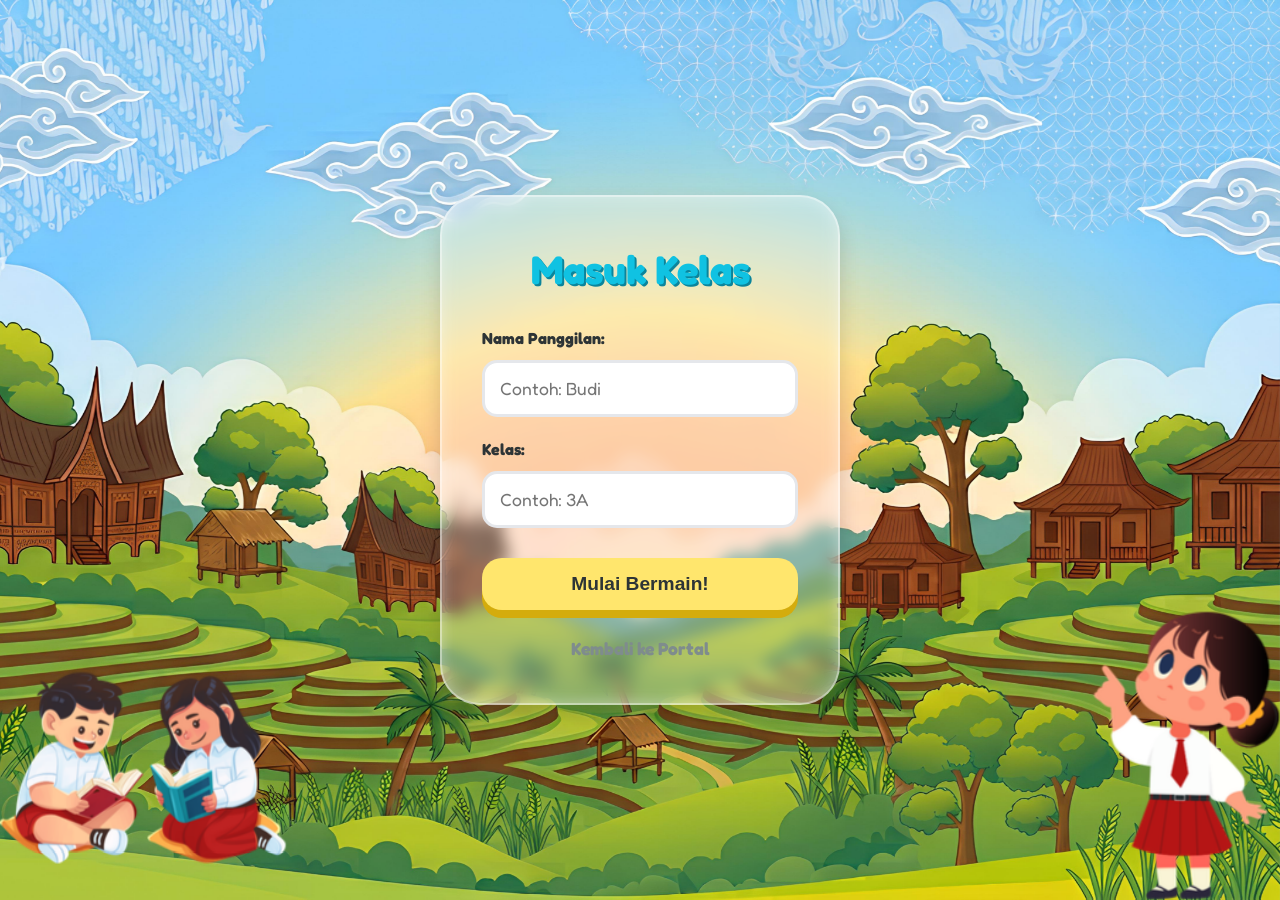
<file: student/index.html>
<!DOCTYPE html>
<html lang="id">
<head>
    <script>
if (!sessionStorage.getItem('siswaAuth')) window.location.replace('../login-siswa.html');
</script>

    <meta charset="UTF-8">
    <meta name="viewport" content="width=device-width, initial-scale=1.0">
    <title>Saku Pintar | Dashboard Siswa</title>
    <link rel="icon" href="favicon.jpeg" type="image/jpeg">
    <link rel="apple-touch-icon" href="favicon.jpeg">
    
    <link rel="stylesheet" href="../shared/css/global.css">
    
    <link rel="stylesheet" href="css/student-style.css">
    
    <link rel="stylesheet" href="../shared/css/chatbot.css">
    <style>
        .section-selector {
            display: flex;
            justify-content: center;
            gap: 20px;
            margin: 20px auto 40px auto;
            max-width: 650px;
            width: 100%;
        }

        .section-btn {
            flex: 1;
            background: rgba(255, 255, 255, 0.45);
            backdrop-filter: blur(8px);
            -webkit-backdrop-filter: blur(8px);
            border: 3px solid rgba(255, 255, 255, 0.7);
            border-radius: 24px;
            padding: 20px 15px;
            font-size: 1.3rem;
            font-weight: 800;
            color: #2C3E50;
            cursor: pointer;
            display: flex;
            flex-direction: column;
            align-items: center;
            justify-content: center;
            gap: 10px;
            transition: all 0.25s cubic-bezier(0.175, 0.885, 0.32, 1.275);
            box-shadow: 0 8px 0 rgba(0, 0, 0, 0.12), 0 10px 20px rgba(0, 0, 0, 0.1);
            font-family: 'Fredoka', 'Segoe UI', sans-serif;
            text-shadow: 1px 1px 2px rgba(255,255,255,0.8);
        }

        .section-btn .btn-icon {
            font-size: 3rem;
            filter: drop-shadow(0 4px 6px rgba(0,0,0,0.15));
            transition: transform 0.2s;
        }

        .section-btn:hover {
            transform: translateY(-5px);
            background: rgba(255, 255, 255, 0.7);
            box-shadow: 0 12px 0 rgba(0, 0, 0, 0.12), 0 15px 25px rgba(0, 0, 0, 0.15);
        }

        .section-btn:hover .btn-icon {
            transform: scale(1.2) rotate(-5deg);
        }

        .section-btn:active {
            transform: translateY(6px);
            box-shadow: 0 2px 0 rgba(0, 0, 0, 0.12), 0 5px 10px rgba(0, 0, 0, 0.1);
        }

        
        .section-btn.active {
            color: white;
            text-shadow: 2px 2px 0px rgba(0, 0, 0, 0.3);
        }

        .section-btn.active[data-section="sekolah"] {
            background: linear-gradient(to bottom, #3498DB, #2980B9);
            border-color: #5DADE2;
            box-shadow: 0 8px 0 #1A5276, 0 10px 20px rgba(26, 82, 118, 0.3);
        }

        .section-btn.active[data-section="sekolah"]:hover {
            background: linear-gradient(to bottom, #5DADE2, #2980B9);
            box-shadow: 0 12px 0 #1A5276, 0 15px 25px rgba(26, 82, 118, 0.4);
        }

        .section-btn.active[data-section="rumah"] {
            background: linear-gradient(to bottom, #2ECC71, #27AE60);
            border-color: #58D68D;
            box-shadow: 0 8px 0 #196F3D, 0 10px 20px rgba(25, 111, 61, 0.3);
        }

        .section-btn.active[data-section="rumah"]:hover {
            background: linear-gradient(to bottom, #58D68D, #27AE60);
            box-shadow: 0 12px 0 #196F3D, 0 15px 25px rgba(25, 111, 61, 0.4);
        }

        .section-btn.active:active {
            transform: translateY(6px);
            box-shadow: 0 2px 0 rgba(0, 0, 0, 0.2);
        }

        @media (max-width: 600px) {
            .section-selector {
                flex-direction: row;
                gap: 10px;
                padding: 0 15px;
            }
            .section-btn {
                padding: 15px 10px;
                font-size: 1.1rem;
            }
            .section-btn .btn-icon {
                font-size: 2.3rem;
            }
        }

        
        .menu-grid {
            display: grid;
            grid-template-columns: repeat(2, 1fr) !important;
            gap: 30px;
            margin-bottom: 50px;
            max-width: 750px;
            margin-left: auto;
            margin-right: auto;
            width: 100%;
        }

        @media (max-width: 768px) {
            .menu-grid {
                grid-template-columns: 1fr !important;
                max-width: 340px;
            }
        }
    </style>
</head>
<body>
    
    
    
    <nav class="student-nav">
        <div class="container nav-container">
            <div class="logo">Saku Pintar</div>
            <a href="../index.html" class="btn btn-home">Kembali ke Portal</a>
        </div>
    </nav>

    
    <main class="container">
        
        <header class="welcome-section text-center">
            <h1>Halo Sobat Saku Pintar!</h1> 
            <p>Mari belajar tentang uang dan cara mengaturnya!</p>
        </header>

        
        <div class="section-selector">
            <button id="btnSekolah" class="section-btn active" data-section="sekolah">
                <span>Belajar di Sekolah</span>
            </button>
            <button id="btnRumah" class="section-btn" data-section="rumah">
                <span>Belajar di Rumah</span>
            </button>
        </div>

        
        <div class="menu-grid">
            
            <a href="menu-belajar.html" class="menu-card card-mengenal card-sekolah">
                  <div class="menu-icon"><img src="aset%20student/book-menu-icon.png" alt="Icon Menu Belajar" class="icon-jelajah"></div>
                  <h2>Menu Belajar</h2>
                <p>Mari belajar tentang uang, kebutuhan dan keinginan dengan cara yang menyenangkan!</p>
            </a>
            
            
            <a href="eksplorasi.html" class="menu-card card-eksplorasi card-sekolah">
                <div class="menu-icon"><img src="aset%20student/icon-pembeli-2.png" alt="Icon Pembeli" class="icon-pembeli"></div>
                <h2>Si Pembeli Cerdas</h2>
                <p>Yuk, jalankan misimu dan buktikan kamu bisa belanja dengan cerdas bersama teman-temanmu!</p>
            </a>

            
            <a href="perencanaan.html" class="menu-card card-perencanaan card-rumah">
                <div class="menu-icon"><img src="aset%20student/icon-rencana.png" alt="Icon Rencana Keuanganku" class="icon-rencana"></div>
                <h2>Rencana Keuanganku</h2>
                <p>Ayo atur uang mu supaya kebutuhan terpenuhi dan kamu tetap bisa menabung!</p>
            </a>

            
            <a href="detektor.html" class="menu-card card-detektor card-rumah">
                <div class="menu-icon"><img src="aset%20student/icon-kekei.png" alt="Icon Detektor Kekei" class="icon-kekei"></div>
                <h2>Detektor Kekei</h2>
                <p>Detektor kekei (KEbutuhan dan KEInginan) akan membantu menentukan barang sesuai skala prioritasmu</p>
            </a>
        </div>
    </main>
    
    <script src="../shared/js/utils.js"></script>
    <script src="js/student-main.js"></script>
    
    
    <script src="https://www.gstatic.com/firebasejs/10.12.2/firebase-app-compat.js" defer></script>
    <script src="https://www.gstatic.com/firebasejs/10.12.2/firebase-firestore-compat.js" defer></script>
    <script src="../shared/js/firebase-db.js" defer></script>
    <script src="../shared/js/presence-tracker.js" defer></script>
    
    
    <script src="../shared/js/chatbot.js" defer></script>
</body>
</html>
</file>
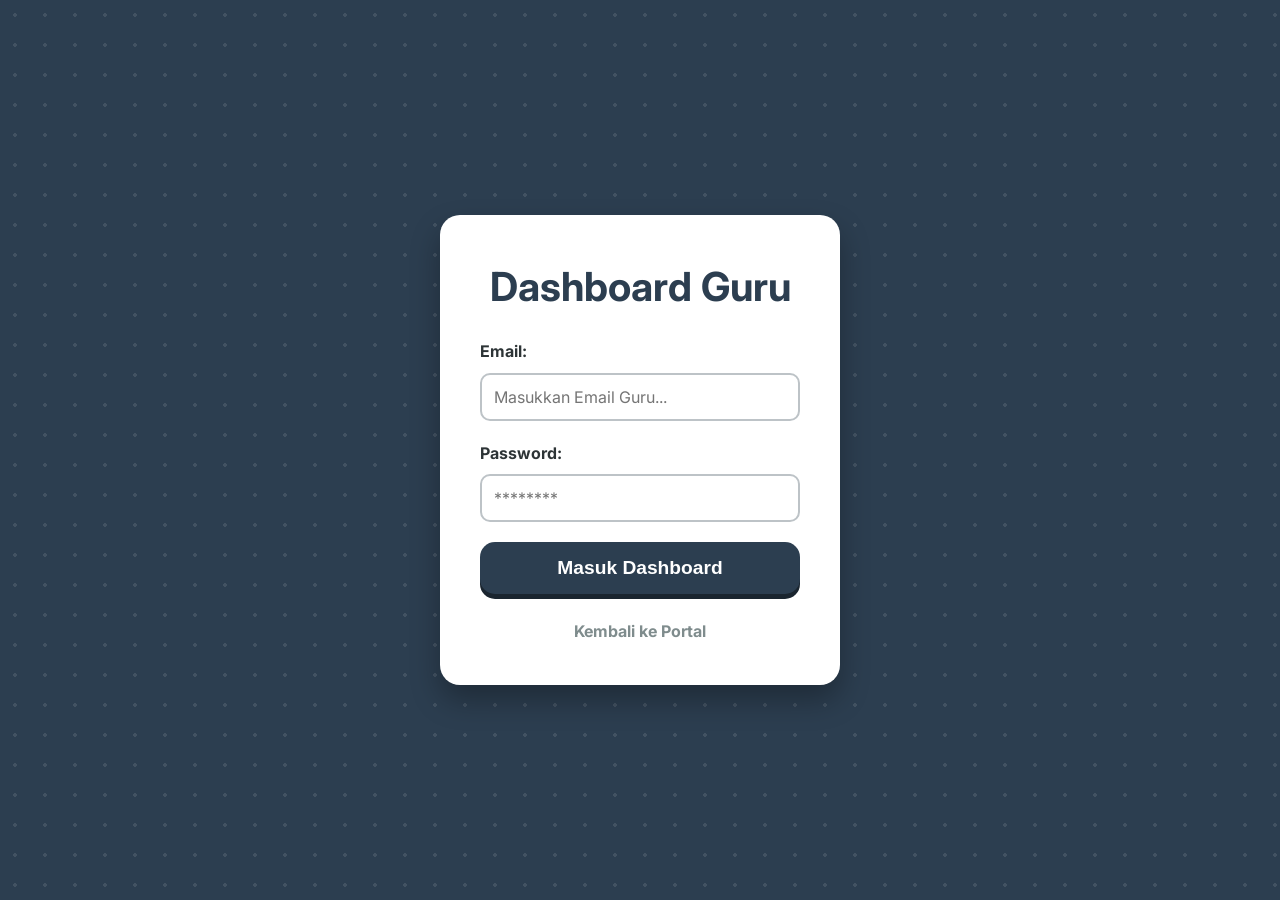
<file: login-guru.html>
<!DOCTYPE html>
<html lang="id">

<head>
    <meta charset="UTF-8">
    <meta name="viewport" content="width=device-width, initial-scale=1.0">
    <title>Login Guru | Saku Pintar</title>
    <link rel="icon" href="favicon.jpeg" type="image/jpeg">
    <link rel="apple-touch-icon" href="favicon.jpeg">
    <link rel="stylesheet" href="shared/css/global.css">
    <style>
        body {
            display: flex;
            align-items: center;
            justify-content: center;
            height: 100vh;
            background-color: var(--primary-teacher);
            background-image: radial-gradient(rgba(255, 255, 255, 0.1) 2px, transparent 2px);
            background-size: 30px 30px;
            font-family: var(--font-teacher);
            margin: 0;
        }

        .login-card {
            background: white;
            padding: 40px;
            border-radius: 20px;
            box-shadow: 0 15px 30px rgba(0, 0, 0, 0.3);
            text-align: center;
            max-width: 400px;
            width: 90%;
            animation: popUp 0.4s ease-out;
        }

        @keyframes popUp {
            0% {
                transform: scale(0.8);
                opacity: 0;
            }

            100% {
                transform: scale(1);
                opacity: 1;
            }
        }

        .login-card h1 {
            color: var(--primary-teacher);
            margin-bottom: 20px;
            font-size: 2.5rem;
        }

        .form-group {
            margin-bottom: 20px;
            text-align: left;
        }

        .form-group label {
            display: block;
            margin-bottom: 8px;
            font-weight: bold;
            color: var(--text-dark);
        }

        .form-control {
            width: 100%;
            padding: 12px;
            border: 2px solid #BDC3C7;
            border-radius: 10px;
            font-size: 1rem;
            box-sizing: border-box;
            font-family: inherit;
        }

        .form-control:focus {
            border-color: var(--primary-teacher);
            outline: none;
        }

        .btn-login {
            background-color: var(--primary-teacher);
            color: white;
            font-size: 1.2rem;
            padding: 15px;
            border-radius: 15px;
            box-shadow: 0 5px 0 #1A252F;
            width: 100%;
            border: none;
            cursor: pointer;
            font-weight: bold;
            transition: all 0.1s;
            touch-action: manipulation;
            -webkit-tap-highlight-color: transparent;
            user-select: none;
        }

        .btn-login:active {
            transform: translateY(5px);
            box-shadow: 0 0 0 #1A252F;
        }

        .btn-back {
            display: block;
            margin-top: 25px;
            color: #7F8C8D;
            text-decoration: none;
            font-weight: bold;
        }

        .error-msg {
            color: #E74C3C;
            background: #FADBD8;
            padding: 10px;
            border-radius: 10px;
            margin-bottom: 15px;
            font-weight: bold;
            display: none;
            border: 2px solid #E74C3C;
        }
    </style>
</head>

<body ontouchstart="">
    <div class="login-card">
        <h1>Dashboard Guru</h1>
        <p id="errorMsg" class="error-msg">Email atau Password Salah!</p>
        <form id="loginGuruForm">
            <div class="form-group">
                <label for="emailGuru">Email:</label>
                <input type="email" id="emailGuru" class="form-control" placeholder="Masukkan Email Guru..." required>
            </div>
            <div class="form-group">
                <label for="passGuru">Password:</label>
                <input type="password" id="passGuru" class="form-control" placeholder="********" required>
            </div>
            <button type="submit" class="btn-login">Masuk Dashboard</button>
        </form>
        <a href="index.html" class="btn-back"> Kembali ke Portal</a>
    </div>

    <script>
        document.getElementById('loginGuruForm').addEventListener('submit', (e) => {
            e.preventDefault();
            const email = document.getElementById('emailGuru').value;
            const pass = document.getElementById('passGuru').value;


            if (email === 'admin@guru.com' && pass === 'gurukelas') {
                sessionStorage.setItem('guruAuth', 'true');
                window.location.href = 'teacher/index.html';
            } else {
                const sfxErr = new Audio('klik semua.mp3');
                sfxErr.play().catch(err => { });
                document.getElementById('errorMsg').style.display = 'block';
            }
        });
    </script>
</body>

</html>
</file>
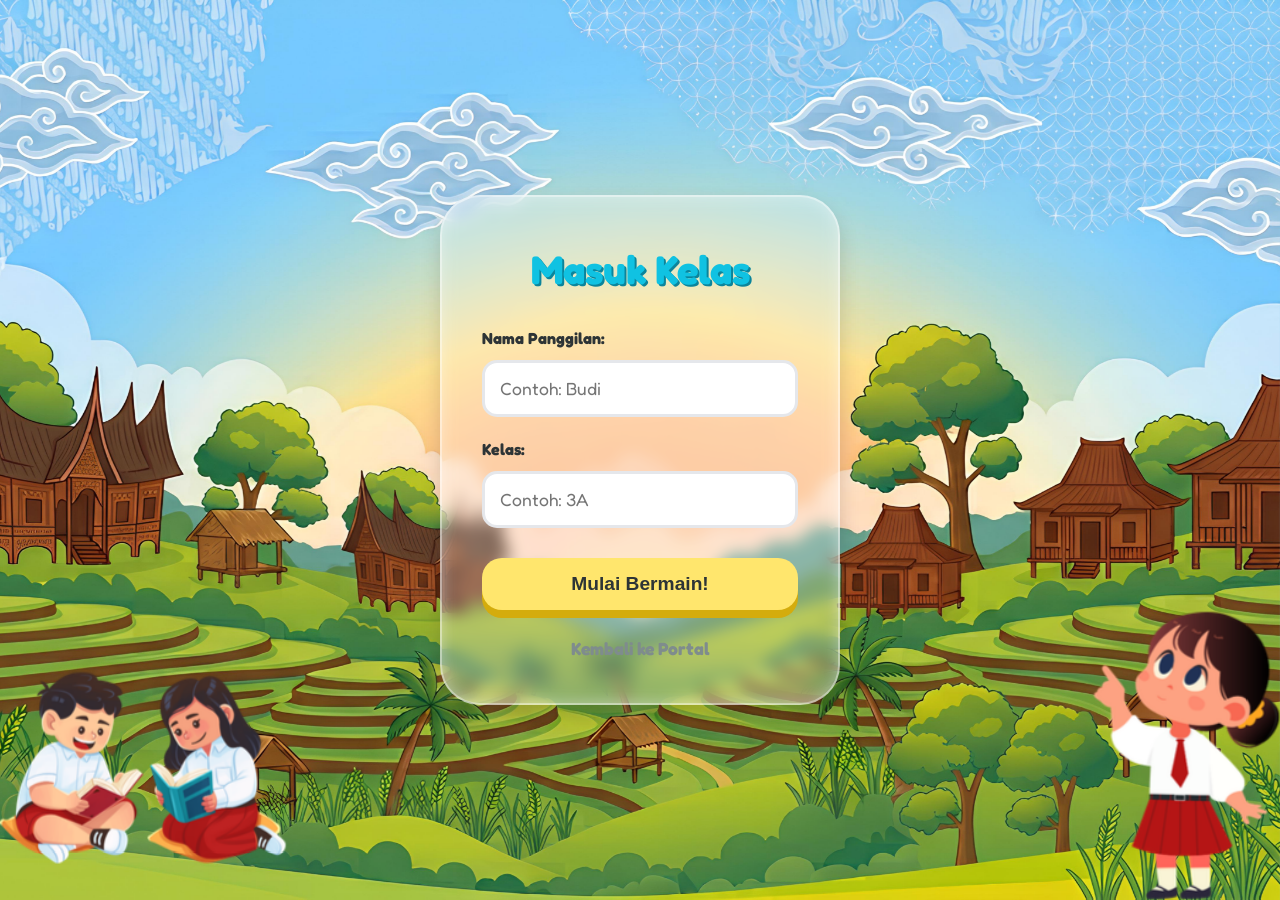
<file: login-siswa.html>
<!DOCTYPE html>
<html lang="id">
<head>
    <meta charset="UTF-8">
    <meta name="viewport" content="width=device-width, initial-scale=1.0">
    <title>Masuk Kelas | Saku pintar</title>
    <link rel="icon" href="favicon.jpeg" type="image/jpeg">
    <link rel="apple-touch-icon" href="favicon.jpeg">
    <link rel="stylesheet" href="shared/css/global.css">
    <style>
        html, body {
            overscroll-behavior: none;
        }
        body {
            display: flex;
            align-items: center;
            justify-content: center;
            min-height: 100vh;
            background-color: #85C1E9;
            font-family: var(--font-student);
            margin: 0;
            overflow-x: hidden;
        }
        body::before {
            content: "";
            position: fixed;
            top: 0;
            left: 0;
            width: 100vw;
            height: 100vh;
            background-image: url('shared/assets/bg-pantai.png');
            background-size: cover;
            background-position: center bottom;
            background-repeat: no-repeat;
            z-index: -2;
            pointer-events: none;
        }

        
        body::after {
            content: "";
            position: fixed;
            bottom: 0;
            left: 0;
            width: 100vw;
            height: 40vh; 
            background-image: url('shared/assets/overlay-siswa.png');
            background-size: contain;
            background-position: center bottom;
            background-repeat: no-repeat;
            z-index: 1;
            pointer-events: none;
        }

        .login-card {
            background: rgba(255, 255, 255, 0.25);
            backdrop-filter: blur(8px);
            -webkit-backdrop-filter: blur(8px);
            padding: 40px;
            border-radius: 40px;
            box-shadow: 0 10px 20px rgba(0, 0, 0, 0.15), inset 0 0 15px rgba(255, 255, 255, 0.4);
            text-align: center;
            max-width: 400px;
            width: 90%;
            border: 2px solid rgba(255, 255, 255, 0.5);
            animation: popUp 0.5s cubic-bezier(0.175, 0.885, 0.32, 1.275);
            position: relative;
            z-index: 2;
        }
        @keyframes popUp {
            0% { transform: scale(0.5); opacity: 0; }
            100% { transform: scale(1); opacity: 1; }
        }
        .login-card h1 {
            color: #10c2e2;
            margin-bottom: 25px;
            font-size: 2.5rem;
            text-shadow: 2px 2px 0px #0b849b;
        }
        .form-group {
            margin-bottom: 20px;
            text-align: left;
        }
        .form-group label {
            display: block;
            margin-bottom: 8px;
            color: var(--text-dark);
            font-weight: bold;
        }
        .form-control {
            width: 100%;
            padding: 15px;
            border: 3px solid #E5E7EB;
            border-radius: 15px;
            font-size: 1.1rem;
            transition: all 0.2s;
            font-family: var(--font-student);
        }
        .form-control:focus {
            outline: none;
            border-color: #F1C40F;
            box-shadow: 0 0 0 4px rgba(241, 196, 15, 0.2);
        }
        .btn-login {
            width: 100%;
            padding: 15px;
            font-size: 1.2rem;
            margin-top: 10px;
            border-radius: 20px;
            box-shadow: 0 8px 0 #D4AC0D;
            transition: all 0.1s;
            background-color: var(--accent-color);
            color: var(--text-dark);
            border: none;
            cursor: pointer;
            font-weight: bold;
            touch-action: manipulation;
            -webkit-tap-highlight-color: transparent;
            user-select: none;
        }
        .btn-login:active {
            transform: translateY(8px) scale(0.98);
            box-shadow: 0 0 0 #D4AC0D;
        }
        .error-msg {
            color: #E74C3C;
            font-weight: bold;
            margin-bottom: 15px;
            display: none;
            background: #FADBD8;
            padding: 10px;
            border-radius: 10px;
            animation: shake 0.4s ease-in-out;
        }
        @keyframes shake {
            0%, 100% { transform: translateX(0); }
            25% { transform: translateX(-5px); }
            75% { transform: translateX(5px); }
        }
        .btn-back {
            display: block;
            margin-top: 25px;
            color: #7F8C8D;
            text-decoration: none;
            font-weight: bold;
            font-size: 1.1rem;
        }
        
        
        @media (max-width: 768px) {
            body::after {
                height: 25vh; 
                
                background-image: url('shared/assets/overlay-siswa.png'), url('shared/assets/overlay-siswa.png');
                background-position: left bottom, right bottom;
                background-size: auto 100%, auto 100%;
                background-repeat: no-repeat, no-repeat;
            }
            .login-card {
                position: relative;
                z-index: 2;
                padding: 30px 20px;
            }
            .login-card h1 {
                font-size: 2rem;
            }
            .btn-login {
                font-size: 1.1rem;
                padding: 12px;
            }
        }
    </style>
</head>
<body ontouchstart="">
    <div class="login-card">
        <h1>Masuk Kelas</h1>
        <form id="loginSiswaForm">
            <div class="form-group">
                <label for="namaSiswa">Nama Panggilan:</label>
                <input type="text" id="namaSiswa" class="form-control" placeholder="Contoh: Budi" required autocomplete="off">
            </div>
            <div class="form-group">
                <label for="kelasSiswa">Kelas:</label>
                <input type="text" id="kelasSiswa" class="form-control" placeholder="Contoh: 3A" required autocomplete="off">
            </div>
            <button type="submit" class="btn-login">Mulai Bermain!</button>
        </form>
        <a href="index.html" class="btn-back">Kembali ke Portal</a>
    </div>

    
    <script>
        document.getElementById('loginSiswaForm').addEventListener('submit', (e) => {
            e.preventDefault();
            const nama = document.getElementById('namaSiswa').value.trim();
            const kelas = document.getElementById('kelasSiswa').value.trim();
            
            if(nama && kelas) {
                
                const sfxSave = new Audio('klik semua.mp3');
                sfxSave.play().catch(err=>{});
 
                
                sessionStorage.setItem('siswaAuth', JSON.stringify({ nama, kelas }));
                
                
                setTimeout(() => {
                    window.location.href = 'student/index.html';
                }, 50);
            }
        });
    </script>
</body>
</html>
</file>
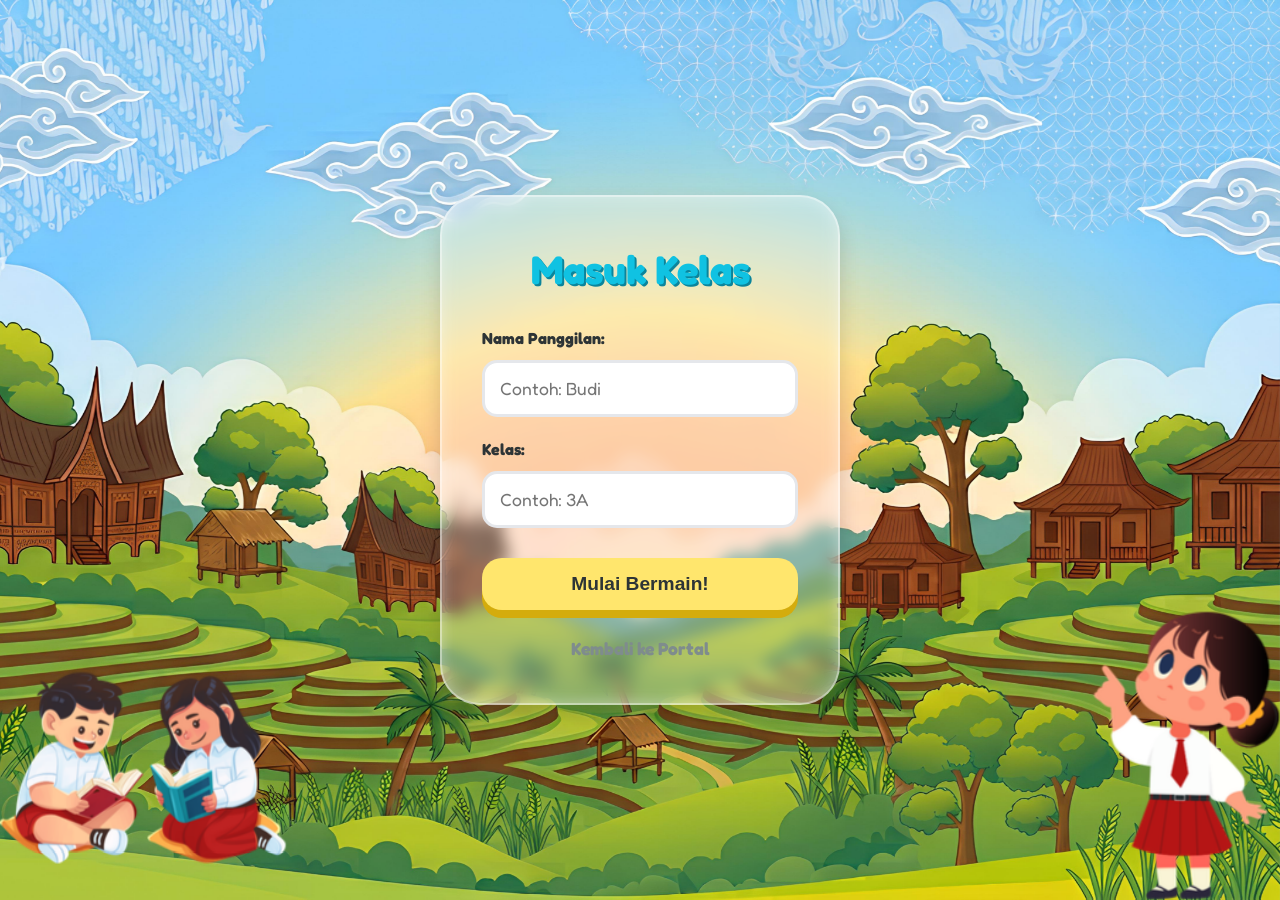
<file: student/detektor.html>
<!DOCTYPE html>
<html lang="id">
<head>
    <script>
if (!sessionStorage.getItem('siswaAuth')) window.location.replace('../login-siswa.html');
</script>

    <meta charset="UTF-8">
    <meta name="viewport" content="width=device-width, initial-scale=1.0">
    <title>Keikei: Kebutuhan vs Keinginan</title>
    
    <link rel="stylesheet" href="../shared/css/global.css">
    <link rel="stylesheet" href="css/student-style.css">
    <link rel="stylesheet" href="css/detektor.css">
    
    <link href="https://fonts.googleapis.com/css2?family=Fredoka+One&family=Nunito:wght@400;700&display=swap" rel="stylesheet">
</head>
<body>
    

    
    <nav class="student-nav">
        <div class="container nav-container" style="display: flex; flex-wrap: wrap; gap: 15px; align-items: center; justify-content: space-between;">
            <div class="logo" style="font-size: 1.5rem; display: flex; align-items: center; gap: 10px;"><img src="aset student/icon-kekei.png" style="height: 30px; width: auto;"> Saku Pintar</div>
            <a href="index.html" class="btn btn-home" style="margin-left: auto;">Kembali ke Menu</a>
        </div>
    </nav>

    
    <div class="detektor-container">
        
        <div style="text-align: center; margin-bottom: 10px;">
            <h1 style="font-family: 'Fredoka One', cursive; color: #2C3E50; font-size: 2.5rem; text-shadow: 2px 2px 0px white; display: flex; align-items: center; justify-content: center; gap: 15px;">
    Detektor Kekei
    <img src="aset student/icon-kekei.png" alt="Robot Kekei" style="height: 60px; width: auto; object-fit: contain;">
</h1>
            <p style="color: #34495E; font-size: 1.2rem;">Detektor kekei (KEbutuhan dan KEInginan) akan membantu menentukan barang sesuai skala prioritasmu!</p>
        </div>

        
        <div class="input-group" style="max-width: 300px; margin: 0 auto 20px auto; text-align: left; background: #fff; padding: 15px; border-radius: 12px; box-shadow: 0 4px 6px rgba(0,0,0,0.05);">
            <label for="inputUsiaSiswa" style="font-weight: bold; color: #2C3E50; display: block; margin-bottom: 5px;">Berapa Usiamu? (Tahun):</label>
            <input type="number" id="inputUsiaSiswa" placeholder="Contoh: 10" min="6" max="18" style="width: 100%; padding: 12px; border-radius: 8px; border: 2px solid #3498DB; font-size: 1.1rem; box-sizing: border-box;">
        </div>

        
        <div class="mode-selector">
            <button class="btn-mode active" id="btnModeInstan">⚡ Mode Instan</button>
            <button class="btn-mode" id="btnModeDetektif">🕵️ Mode Detektif</button>
        </div>

        
        <div class="detector-card active" id="cardInstan">
            <h2 class="card-title">Analisis Teks Cepat</h2>
            <p class="card-subtitle">Ketik barang dan fungsinya, sistem akan memindai kata kuncinya.</p>
            
            <div class="input-group">
                <label for="inputNamaBarang">Apa nama barangnya?</label>
                <input type="text" id="inputNamaBarang" placeholder="Contoh: Sepatu Roda Baru" autocomplete="off">
            </div>

            <div class="input-group">
                <label for="inputFungsiBarang">Untuk apa barang itu digunakan?</label>
                <input type="text" id="inputFungsiBarang" placeholder="Contoh: Untuk main dan gaya sama teman-teman" autocomplete="off">
            </div>

            <button class="btn-analyze" id="btnProsesInstan">Analisis Sekarang!</button>

            
            <div id="hasilInstan" class="result-box">
                
            </div>
        </div>

        
        <div class="detector-card" id="cardDetektif">
            <h2 class="card-title">Robot Detektif</h2>
            <p class="card-subtitle">Mari kita berdiskusi sejenak sebelum memutuskan.</p>
            
            
            <div class="chat-container" id="chatArea">
                
                <div class="chat-bubble chat-bot">
                    Bip Bop! <img src="aset%20student/icon-kekei.png" alt="Robot Kekei" style="height: 35px; width: auto; vertical-align: middle; margin: 0 2px;"> Halo! Aku Robot Detektif. Sebutkan satu nama barang yang ingin kamu beli!
                </div>
            </div>
            
            
            <div id="chatInputArea" style="display: flex; gap: 10px;">
                <input type="text" id="chatInput" placeholder="Ketik nama barang di sini..." style="flex: 1; padding: 15px; border: 2px solid #BDC3C7; border-radius: 10px; font-size: 1.1rem;">
                <button id="btnKirimChat" style="background: #3498DB; color: white; border: none; padding: 0 25px; border-radius: 10px; font-weight: bold; cursor: pointer; font-size: 1.1rem;">Kirim</button>
            </div>
            
            
            <div class="chat-actions" id="chatActionArea" style="display: none;">
                <button class="btn-chat-action" id="btnJawabYa">Tentu Saja (Ya)</button>
                <button class="btn-chat-action" id="btnJawabTidak">Sebenarnya Tidak (Tidak)</button>
            </div>
            
            
            <div style="text-align: center; margin-top: 20px;">
                <button id="btnUlangiDetektif" class="btn-chat-action" style="display: none; border-color: #E74C3C; color: #E74C3C;">Ulangi Diskusi 🔄</button>
            </div>
        </div>

    </div>

    
    <script src="../shared/js/utils.js" defer></script>
    <script src="js/detektor.js" defer></script>
    
    
    <script src="https://www.gstatic.com/firebasejs/10.12.2/firebase-app-compat.js" defer></script>
    <script src="https://www.gstatic.com/firebasejs/10.12.2/firebase-firestore-compat.js" defer></script>
    <script src="../shared/js/firebase-db.js" defer></script>
    <script src="../shared/js/presence-tracker.js" defer></script>
</body>
</html>
</file>
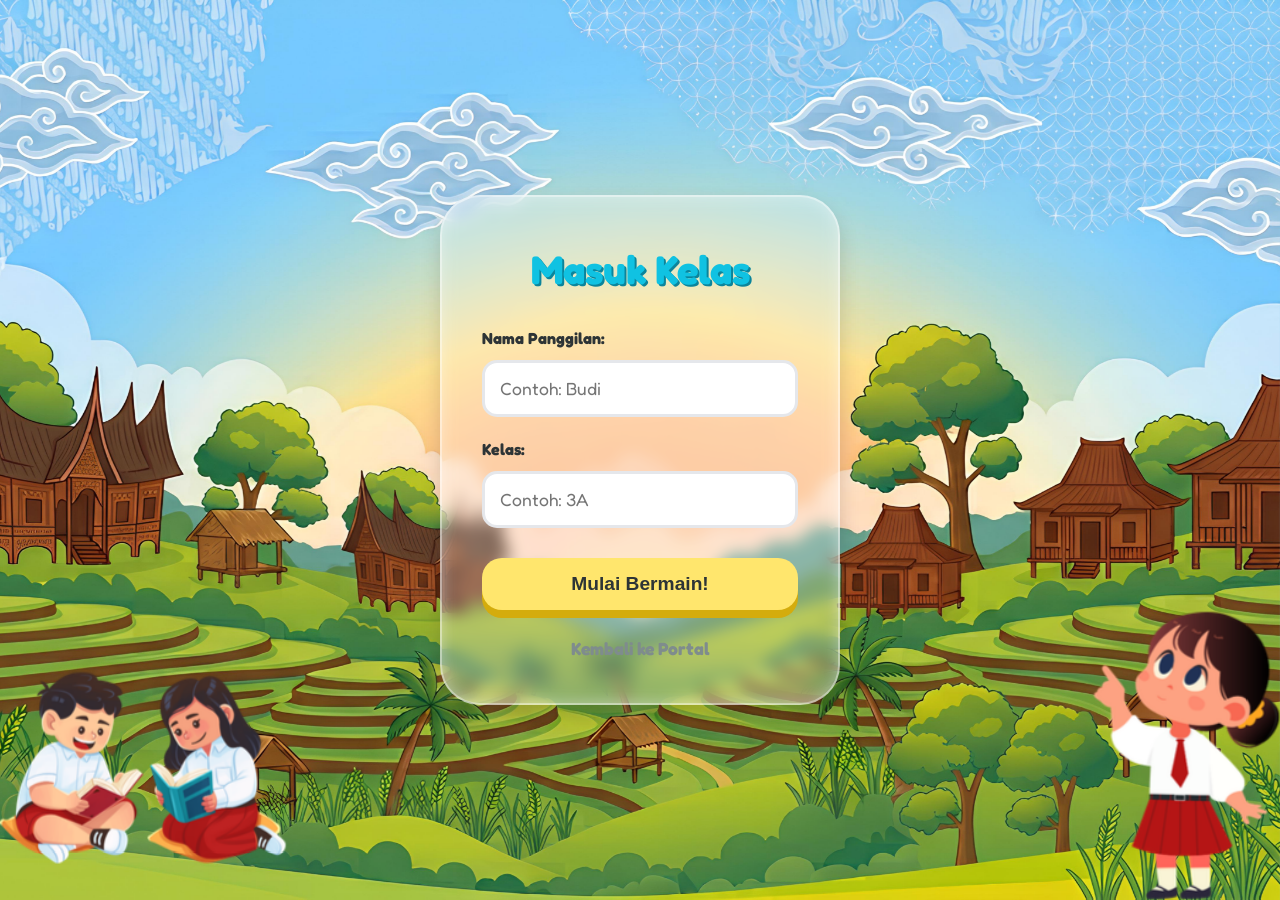
<file: student/instruksi-pilahku.html>
<!DOCTYPE html>
<html lang="id">

<head>
    <script>
        if (!sessionStorage.getItem('siswaAuth')) window.location.replace('../login-siswa.html');
    </script>

    <meta charset="UTF-8">
    <meta name="viewport" content="width=device-width, initial-scale=1.0, maximum-scale=1.0, user-scalable=no">
    <title>Instruksi Pilah Aku | Saku Pintar</title>
    <link rel="stylesheet" href="../shared/css/global.css">
    <style>
        body {
            margin: 0;
            padding: 0;
            width: 100vw;
            height: 100vh;
            overflow: hidden;
            font-family: 'League Spartan', sans-serif;
            background-color: black;
            user-select: none;
        }

        #game-bg {
            position: absolute;
            top: 0;
            left: 0;
            right: 0;
            bottom: 0;
            background-size: cover;
            background-position: center;
            background-repeat: no-repeat;
            transition: background-image 1s ease-in-out;
            z-index: 1;
        }

        .overlay-bg {
            position: absolute;
            top: 0;
            left: 0;
            right: 0;
            bottom: 0;
            background: rgba(0, 0, 0, 0.4);
            z-index: 2;
            transition: background 1s ease;
        }

        #scene-container {
            position: absolute;
            top: 0;
            left: 0;
            width: 100%;
            height: 100%;
            z-index: 3;
            display: flex;
            align-items: center;
            justify-content: center;
            pointer-events: none;
        }

        #fairy-container {
            position: absolute;
            bottom: -50px;
            left: 5%;
            height: 80%;
            transition: all 1s ease-in-out;
            animation: floatFairy 3s ease-in-out infinite;
            opacity: 0;
            transform: translateY(50px);
        }

        #fairy-container.show {
            opacity: 1;
            transform: translateY(0);
        }

        #fairy-container img {
            height: 100%;
            max-height: 500px;
            object-fit: contain;
        }

        @keyframes floatFairy {

            0%,
            100% {
                transform: translateY(0);
            }

            50% {
                transform: translateY(-15px);
            }
        }

        #speech-bubble {
            background: #ffffff;
            border: 5px solid #3498DB;
            border-radius: 30px;
            padding: 30px;
            width: 50%;
            max-width: 600px;
            position: absolute;
            left: 40%;
            top: 50%;
            transform: translateY(-50%) scale(0.8);
            box-shadow: 0 15px 30px rgba(0, 0, 0, 0.3);
            opacity: 0;
            transition: all 0.5s cubic-bezier(0.175, 0.885, 0.32, 1.275);
        }

        #speech-bubble.show {
            opacity: 1;
            transform: translateY(-50%) scale(1);
            pointer-events: auto;
        }

        #speech-bubble::before {
            content: '';
            position: absolute;
            top: 50%;
            left: -25px;
            transform: translateY(-50%);
            border-width: 20px 30px 20px 0;
            border-style: solid;
            border-color: transparent #3498DB transparent transparent;
        }

        #speech-bubble::after {
            content: '';
            position: absolute;
            top: 50%;
            left: -18px;
            transform: translateY(-50%);
            border-width: 15px 23px 15px 0;
            border-style: solid;
            border-color: transparent #ffffff transparent transparent;
        }

        #speaker-name {
            display: inline-block;
            background: #3498DB;
            color: white;
            padding: 5px 20px;
            border-radius: 20px;
            font-size: 1.2rem;
            font-weight: 800;
            margin-bottom: 15px;
            margin-top: -50px;
            border: 3px solid white;
            box-shadow: 0 4px 10px rgba(0, 0, 0, 0.1);
            text-transform: uppercase;
        }

        #dialogue-text {
            font-size: 1.5rem;
            line-height: 1.6;
            color: #2C3E50;
            margin: 0;
            min-height: 100px;
            font-weight: 600;
        }

        #continue-hint {
            text-align: right;
            font-size: 1rem;
            color: #7F8C8D;
            margin-top: 15px;
            animation: blink 1.5s infinite;
            font-weight: bold;
        }

        @keyframes blink {

            0%,
            100% {
                opacity: 1;
            }

            50% {
                opacity: 0;
            }
        }

        .btn-mulai {
            display: block;
            margin: 20px auto 0 auto;
            text-align: center;
            padding: 15px 30px;
            background: #2ECC71;
            color: white;
            text-decoration: none;
            font-size: 1.4rem;
            font-weight: bold;
            border-radius: 30px;
            border: none;
            cursor: pointer;
            box-shadow: 0 6px 0 #27AE60;
            transition: all 0.2s;
            animation: pulse 2s infinite;
            width: max-content;
            pointer-events: auto;
        }

        .btn-mulai:active {
            transform: translateY(6px);
            box-shadow: none;
        }

        #click-layer {
            position: absolute;
            top: 0;
            left: 0;
            width: 100%;
            height: 100%;
            z-index: 10;
            cursor: pointer;
        }

        #landscape-warning {
            display: none;
            position: fixed;
            top: 0;
            left: 0;
            right: 0;
            bottom: 0;
            background-color: #2C3E50;
            color: white;
            z-index: 99999;
            flex-direction: column;
            justify-content: center;
            align-items: center;
            text-align: center;
            padding: 20px;
        }

        #landscape-warning .phone-icon {
            font-size: 5rem;
            margin-bottom: 20px;
            animation: rotatePhone 2s infinite ease-in-out;
        }

        @keyframes rotatePhone {
            0% {
                transform: rotate(0deg);
            }

            50% {
                transform: rotate(-90deg);
            }

            100% {
                transform: rotate(-90deg);
            }
        }

        @media screen and (orientation: portrait) {
            #landscape-warning {
                display: flex;
            }
        }

        @media screen and (max-width: 800px) {
            #speech-bubble {
                width: 60%;
                left: 35%;
                padding: 20px;
            }

            #dialogue-text {
                font-size: 1.2rem;
            }

            #fairy-container {
                left: 0;
            }
        }
    </style>
</head>

<body>

    <div id="landscape-warning">
        <div class="phone-icon">📱</div>
        <h2 style="margin-bottom: 15px;">Putar Layar HP Kamu!</h2>
        <p style="font-size: 1.1rem; line-height: 1.5;">Layar ini wajib menggunakan posisi mendatar (Landscape).</p>
        <button id="btnForceLandscape"
            style="display: inline-block; padding: 15px 30px; font-size: 1.2rem; background: #8E44AD; color: white; border: none; border-radius: 30px; margin-top: 20px; cursor: pointer; box-shadow: 0 5px 0 #732D91; font-weight: bold; font-family: 'League Spartan', sans-serif;">Putar
            Layar (Layar Penuh)</button>
    </div>

    <div id="game-bg"></div>
    <div class="overlay-bg"></div>

    <div id="scene-container">
        <div id="fairy-container">
            <img src="aset student/peri-pemandu.png" alt="Peri Pemandu">
        </div>

        <div id="speech-bubble">
            <div id="speaker-name">Peri Pemandu</div>
            <p id="dialogue-text"></p>
            <div id="continue-hint">▶ Klik untuk lanjut</div>
            <a href="mix-match.html" id="btn-mulai" class="btn-mulai" style="display:none;">Mulai Bermain!</a>
        </div>
    </div>

    <div id="click-layer"></div>

    <script src="../shared/js/utils.js"></script>
    <script src="js/instruksi-pilahku.js"></script>
</body>

</html>
</file>
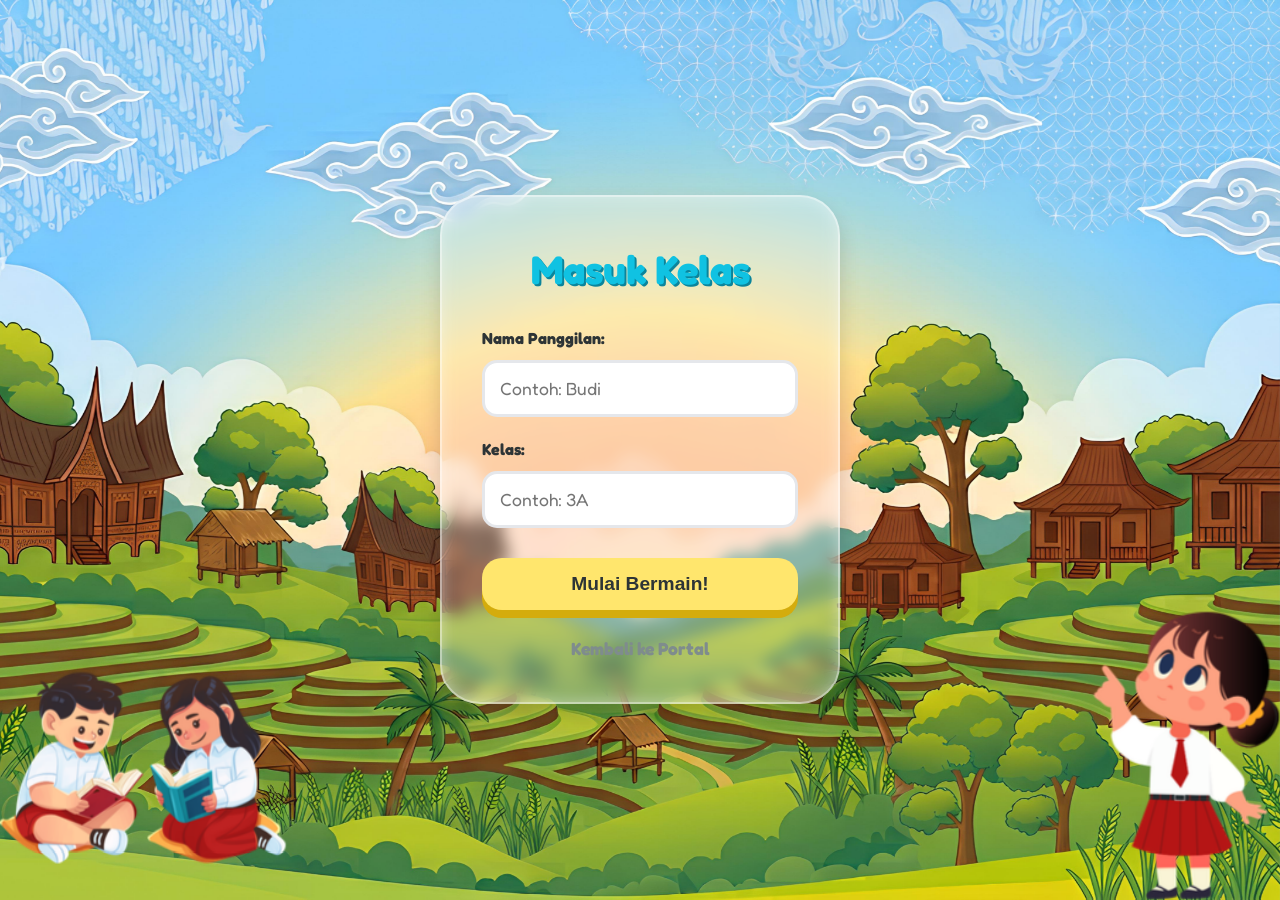
<file: student/instruksi-toko.html>
<!DOCTYPE html>
<html lang="id">

<head>
    <script>
        if (!sessionStorage.getItem('siswaAuth')) window.location.replace('../login-siswa.html');
    </script>

    <meta charset="UTF-8">
    <meta name="viewport" content="width=device-width, initial-scale=1.0, maximum-scale=1.0, user-scalable=no">
    <title>Instruksi Belanja | Saku Pintar</title>
    <link rel="stylesheet" href="../shared/css/global.css">
    <style>
        body {
            margin: 0;
            padding: 0;
            width: 100vw;
            height: 100vh;
            overflow: hidden;
            font-family: 'League Spartan', sans-serif;
            background-color: black;
            user-select: none;
        }

        #game-bg {
            position: absolute;
            top: 0;
            left: 0;
            right: 0;
            bottom: 0;
            background-size: cover;
            background-position: center;
            background-repeat: no-repeat;
            transition: background-image 1s ease-in-out;
            z-index: 1;
        }

        .overlay-bg {
            position: absolute;
            top: 0;
            left: 0;
            right: 0;
            bottom: 0;
            background: rgba(0, 0, 0, 0.4);
            z-index: 2;
            transition: background 1s ease;
        }

        #scene-container {
            position: absolute;
            top: 0;
            left: 0;
            width: 100%;
            height: 100%;
            z-index: 3;
            display: flex;
            align-items: center;
            justify-content: center;
            pointer-events: none;
        }


        #fairy-container {
            position: absolute;
            bottom: -50px;
            left: 5%;
            height: 80%;
            transition: all 1s ease-in-out;
            animation: floatFairy 3s ease-in-out infinite;
            opacity: 0;
            transform: translateY(50px);
        }

        #fairy-container.show {
            opacity: 1;
            transform: translateY(0);
        }

        #fairy-container img {
            height: 100%;
            max-height: 500px;
            object-fit: contain;
        }

        @keyframes floatFairy {

            0%,
            100% {
                transform: translateY(0);
            }

            50% {
                transform: translateY(-15px);
            }
        }


        #speech-bubble {
            background: #ffffff;
            border: 5px solid #FF9F43;
            border-radius: 30px;
            padding: 30px;
            width: 50%;
            max-width: 600px;
            position: absolute;
            left: 40%;
            top: 50%;
            transform: translateY(-50%) scale(0.8);
            box-shadow: 0 15px 30px rgba(0, 0, 0, 0.3);
            opacity: 0;
            transition: all 0.5s cubic-bezier(0.175, 0.885, 0.32, 1.275);
        }

        #speech-bubble.show {
            opacity: 1;
            transform: translateY(-50%) scale(1);
            pointer-events: auto;
        }


        #speech-bubble::before {
            content: '';
            position: absolute;
            top: 50%;
            left: -25px;
            transform: translateY(-50%);
            border-width: 20px 30px 20px 0;
            border-style: solid;
            border-color: transparent #FF9F43 transparent transparent;
        }

        #speech-bubble::after {
            content: '';
            position: absolute;
            top: 50%;
            left: -18px;
            transform: translateY(-50%);
            border-width: 15px 23px 15px 0;
            border-style: solid;
            border-color: transparent #ffffff transparent transparent;
        }

        #speaker-name {
            display: inline-block;
            background: #FF9F43;
            color: white;
            padding: 5px 20px;
            border-radius: 20px;
            font-size: 1.2rem;
            font-weight: 800;
            margin-bottom: 15px;
            margin-top: -50px;
            border: 3px solid white;
            box-shadow: 0 4px 10px rgba(0, 0, 0, 0.1);
            text-transform: uppercase;
        }

        #dialogue-text {
            font-size: 1.5rem;
            line-height: 1.6;
            color: #2C3E50;
            margin: 0;
            min-height: 100px;
            font-weight: 600;
        }

        #continue-hint {
            text-align: right;
            font-size: 1rem;
            color: #7F8C8D;
            margin-top: 15px;
            animation: blink 1.5s infinite;
            font-weight: bold;
        }

        @keyframes blink {

            0%,
            100% {
                opacity: 1;
            }

            50% {
                opacity: 0;
            }
        }

        .btn-mulai {
            display: block;
            margin: 20px auto 0 auto;
            text-align: center;
            padding: 15px 30px;
            background: #27AE60;
            color: white;
            text-decoration: none;
            font-size: 1.4rem;
            font-weight: bold;
            border-radius: 30px;
            border: none;
            cursor: pointer;
            box-shadow: 0 6px 0 #1E8449;
            transition: all 0.2s;
            animation: pulse 2s infinite;
            width: max-content;
            pointer-events: auto;
        }

        .btn-mulai:active {
            transform: translateY(6px);
            box-shadow: none;
        }


        #click-layer {
            position: absolute;
            top: 0;
            left: 0;
            width: 100%;
            height: 100%;
            z-index: 10;
            cursor: pointer;
        }


        #landscape-warning {
            display: none;
            position: fixed;
            top: 0;
            left: 0;
            right: 0;
            bottom: 0;
            background-color: #2C3E50;
            color: white;
            z-index: 99999;
            flex-direction: column;
            justify-content: center;
            align-items: center;
            text-align: center;
            padding: 20px;
        }

        #landscape-warning .phone-icon {
            font-size: 5rem;
            margin-bottom: 20px;
            animation: rotatePhone 2s infinite ease-in-out;
        }

        @keyframes rotatePhone {
            0% {
                transform: rotate(0deg);
            }

            50% {
                transform: rotate(-90deg);
            }

            100% {
                transform: rotate(-90deg);
            }
        }

        @media screen and (orientation: portrait) {
            #landscape-warning {
                display: flex;
            }
        }


        @media screen and (max-width: 800px) {
            #speech-bubble {
                width: 60%;
                left: 35%;
                padding: 20px;
            }

            #dialogue-text {
                font-size: 1.2rem;
            }

            #fairy-container {
                left: 0;
            }
        }

        @keyframes bounceIndicator {
            from {
                transform: translateY(0);
            }

            to {
                transform: translateY(-20px);
            }
        }

        @keyframes pulseRed {
            from {
                transform: scale(1);
                box-shadow: 0 0 10px #E74C3C;
            }

            to {
                transform: scale(1.1);
                box-shadow: 0 0 30px #E74C3C;
            }
        }

        \n
    </style>
</head>

<body>


    <div id="landscape-warning">
        <div class="phone-icon">📱</div>
        <h2 style="margin-bottom: 15px;">Putar Layar HP Kamu!</h2>
        <p style="font-size: 1.1rem; line-height: 1.5;">Layar ini wajib menggunakan posisi mendatar (Landscape).</p>
        <button id="btnForceLandscape"
            style="display: inline-block; padding: 15px 30px; font-size: 1.2rem; background: #8E44AD; color: white; border: none; border-radius: 30px; margin-top: 20px; cursor: pointer; box-shadow: 0 5px 0 #732D91; font-weight: bold; font-family: 'League Spartan', sans-serif;">Putar
            Layar (Layar Penuh)</button>
    </div>


    <div id="game-bg"></div>
    <div class="overlay-bg"></div>




    <div id="mock-kasir-wrapper"
        style="opacity: 0; transition: opacity 1s ease; position: absolute; top: 0; left: 0; width: 100%; height: 100%; z-index: 2; pointer-events: none;">
        <div id="mock-kasir"
            style="position: absolute; bottom: -20px; right: 5%; width: 25%; max-width: 250px; display: flex; flex-direction: column; align-items: center; transition: all 0.5s ease;">
            <img src="aset student/8.png"
                style="width: 100%; max-height: 250px; object-fit: contain; margin-bottom: -50px; z-index: 1;">
            <div
                style="width: 130%; height: 180px; background: linear-gradient(to bottom, #A0522D, #8B4513); border-top: 8px solid #CD853F; border-radius: 8px 8px 0 0; position: relative; z-index: 2; display: flex; justify-content: center; align-items: flex-start; padding-top: 15px; box-shadow: 0 -5px 15px rgba(0,0,0,0.4);">
                <div
                    style="background: #BDC3C7; border: 4px solid #7F8C8D; border-radius: 10px; padding: 10px; width: 100px; height: 80px; box-shadow: 0 5px 15px rgba(0,0,0,0.4);">
                    <div style="background: #2C3E50; width: 100%; height: 25px; border-radius: 5px;"></div>
                </div>
            </div>

            <div id="mock-kasir-cross"
                style="opacity: 0; transition: opacity 0.5s ease; position: absolute; top: 40%; left: 50%; transform: translate(-50%, -50%); font-size: 10rem; color: #E74C3C; text-shadow: 0 0 30px rgba(0,0,0,0.8); z-index: 4; font-weight: bold;">
                ❌</div>
        </div>
    </div>


    <div id="mock-ui"
        style="opacity: 0; transition: opacity 1s ease; position: absolute; top: 0; left: 0; width: 100%; height: 100%; z-index: 4; pointer-events: none;">
        <div id="mock-rak"
            style="position: absolute; top: 20px; left: 20px; background: #F1C40F; color: #B7950B; padding: 15px 25px; border-radius: 30px; font-weight: bold; font-size: 1.4rem; box-shadow: 0 4px 15px rgba(0,0,0,0.4); border: 3px solid white; transition: all 0.3s ease;">
            🛒 Pergi ke Rak Toko
        </div>

        <div id="mock-rak-indicator"
            style="opacity: 0; transition: opacity 0.5s ease; position: absolute; top: 110px; left: 60px; display: flex; flex-direction: column; align-items: center;">
            <div
                style="font-size: 4rem; animation: bounceIndicator 0.6s infinite alternate; filter: drop-shadow(0 0 10px rgba(0,0,0,0.5));">
                ⬆️</div>
        </div>
    </div>
    \n <div id="scene-container">

        <div id="fairy-container">
            <img src="aset student/peri-pemandu.png" alt="Peri Pemandu">
        </div>


        <div id="speech-bubble">
            <div id="speaker-name">Peri Pemandu</div>
            <p id="dialogue-text"></p>
            <div id="continue-hint">▶ Klik untuk lanjut</div>
            <a href="kuis-belanja.html" id="btn-mulai" class="btn-mulai" style="display:none;">Mulai Belanja!</a>
        </div>
    </div>


    <div id="click-layer"></div>

    <script src="../shared/js/utils.js"></script>
    <script src="js/instruksi-toko.js"></script>
</body>

</html>
</file>
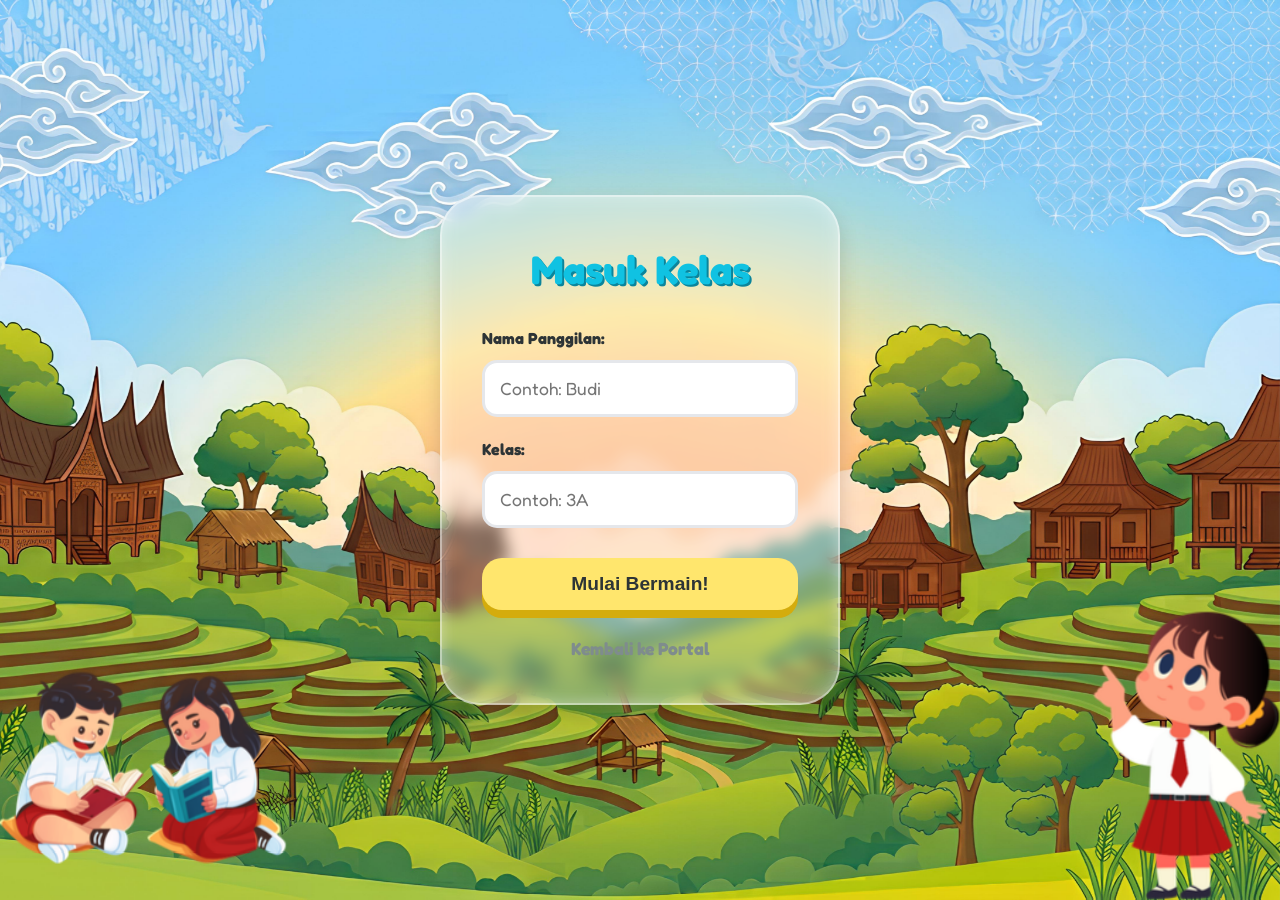
<file: student/kuis-belanja.html>
<!DOCTYPE html>
<html lang="id">

<head>
    <script>
        if (!sessionStorage.getItem('siswaAuth')) window.location.replace('../login-siswa.html');
    </script>

    <meta charset="UTF-8">
    <meta name="viewport" content="width=device-width, initial-scale=1.0, maximum-scale=1.0, user-scalable=no">
    <title>Game Berbelanja: Belanja Kebutuhan</title>

    <link rel="stylesheet" href="../shared/css/global.css">
    <link rel="stylesheet" href="css/kuis.css">
    <style>
        #mobile-rotate-overlay {
            display: none !important;
        }
    </style>
    <style>
        .modal-rak {
            display: none;
            position: fixed;
            top: 0;
            left: 0;
            width: 100%;
            height: 100%;
            background: rgba(0, 0, 0, 0.8);
            z-index: 9999;
            justify-content: center;
            align-items: center;
        }

        .modal-rak-content {
            background: white;
            width: 95%;
            max-width: 900px;
            height: 90%;
            border-radius: 20px;
            display: flex;
            flex-direction: column;
            overflow: hidden;
            box-shadow: 0 10px 30px rgba(0, 0, 0, 0.5);
        }

        .modal-rak-header {
            background: linear-gradient(135deg, #8E44AD, #9B59B6);
            padding: 20px;
            color: white;
            display: flex;
            justify-content: space-between;
            align-items: center;
            border-bottom: 4px solid #732D91;
        }

        .modal-rak-body {
            flex: 1;
            overflow-y: auto;
            padding: 20px;
            background: #f4f6f7;
        }

        .shop-tabs {
            display: flex;
            gap: 12px;
            overflow-x: auto;
            padding-bottom: 20px;
            margin-bottom: 10px;
            border-bottom: 2px dashed #ddd;
        }

        .shop-tab {
            padding: 12px 25px;
            background: #fff;
            border: 3px solid #ddd;
            border-radius: 30px;
            cursor: pointer;
            font-weight: bold;
            white-space: nowrap;
            font-size: 1.1rem;
            color: #7F8C8D;
            transition: all 0.2s;
            box-shadow: 0 4px 6px rgba(0, 0, 0, 0.05);
        }

        .shop-tab:hover {
            border-color: #3498DB;
            color: #3498DB;
            transform: translateY(-2px);
        }

        .shop-tab.active {
            background: #3498DB;
            color: white;
            border-color: #2980B9;
            box-shadow: 0 4px 10px rgba(52, 152, 219, 0.4);
            transform: translateY(-3px);
        }

        .items-grid {
            display: grid;
            grid-template-columns: repeat(auto-fill, minmax(150px, 1fr));
            gap: 15px;
        }

        .item-card {
            background: white;
            border-radius: 10px;
            padding: 10px;
            text-align: center;
            box-shadow: 0 2px 5px rgba(0, 0, 0, 0.1);
            cursor: pointer;
            border: 2px solid transparent;
            transition: transform 0.1s;
        }

        .item-card:hover {
            transform: scale(1.05);
            border-color: #3498DB;
        }

        .item-img {
            width: 100%;
            height: 100px;
            object-fit: contain;
            margin-bottom: 10px;
        }

        .item-name {
            font-weight: bold;
            font-size: 1rem;
            color: #2C3E50;
            margin-bottom: 5px;
        }

        .item-price {
            color: #E67E22;
            font-weight: bold;
            font-size: 1.1rem;
        }

        .btn-tutup-rak {
            background: #E74C3C;
            color: white;
            border: none;
            padding: 8px 15px;
            border-radius: 8px;
            font-weight: bold;
            cursor: pointer;
        }


        .keranjang-visual {
            position: absolute;
            bottom: 50%;
            left: 5%;
            width: 90%;
            height: auto;
            display: flex;
            flex-wrap: wrap-reverse;
            align-content: flex-start;
            justify-content: center;
            z-index: 10;
        }

        .keranjang-visual img {
            width: 50px;
            height: 50px;
            object-fit: contain;
            margin: -10px;
            filter: drop-shadow(0 2px 3px rgba(0, 0, 0, 0.3));
            transition: transform 0.2s;
        }

        .keranjang-visual img:hover {
            transform: translateY(-10px) scale(1.1);
            z-index: 12;
        }
    </style>
</head>

<body>


    <div id="rotateOverlay" style="display: none;">
        <div class="rotate-icon">📱</div>
        <h2>Putar Layar HP Anda!</h2>
        <p>Game belanja ini dirancang untuk dimainkan dalam mode miring (Landscape).</p>
        <button id="btnForceLandscape" class="btn-rotate"
            style="display: inline-block; padding: 15px 30px; font-size: 1.2rem; background: #8E44AD; color: white; border: none; border-radius: 30px; margin-top: 20px; cursor: pointer; box-shadow: 0 5px 0 #732D91;">Putar
            Layar (Layar Penuh)</button>
    </div>


    <header class="game-header" id="gameHeader" style="justify-content: space-between;">
        <div class="header-left">
            <a href="eksplorasi.html" class="btn-pause">🔍 Misi Misteri</a>
            <button id="btnBukaRak"
                style="display: none; margin-left:15px; background:#F1C40F; color:#B7950B; border:none; padding:8px 15px; border-radius:20px; font-weight:bold; cursor:pointer; font-size:1rem; box-shadow:0 2px 4px rgba(0,0,0,0.2);">🛒
                Pergi ke Rak Toko</button>
        </div>
        <div class="header-center">
            <div class="score"
                style="background:#27AE60; color:white; border-radius:30px; padding:5px 15px; display:flex; align-items:center; justify-content:center; font-size:1rem; font-weight:bold; box-shadow:0 4px 6px rgba(0,0,0,0.2); white-space:nowrap; flex-shrink:0;">
                Sisa Uang Saku: <span id="budgetDisplay" style="margin-left: 5px;">Memuat...</span></div>
            <div class="timer" id="timerDisplay"
                style="background:#E74C3C; color:white; font-weight:bold; padding:5px 15px; border-radius:30px; font-size:1rem; display:flex; align-items:center; gap:5px; box-shadow:0 4px 6px rgba(0,0,0,0.2); white-space:nowrap; flex-shrink:0;">
                ⏱️ 02:00</div>
        </div>
        <div class="header-right">
            <button id="btnSelesaiBelanja" class="btn-action"
                style="background:#3498DB; border-color:#2980B9; color:white; padding:8px 15px; font-size:1rem; border-radius:20px; font-weight:bold; cursor:pointer; box-shadow:0 2px 4px rgba(0,0,0,0.2);">✅
                Selesai Belanja</button>
        </div>
    </header>


    <main class="game-area" id="gameArea">


        <div class="area-kiri" style="position:relative;">

            <div class="placeholder-character pembeli" style="background: transparent; box-shadow: none;">
                <img id="pembeliImg" alt="Siswa" style="width: 100%; height: 100%; object-fit: contain;">
                <script>
                    const g = localStorage.getItem('genderCerita') || 'L';
                    document.getElementById('pembeliImg').src = g === 'P' ? 'aset%20student/pembeli%20cewe.png' : 'aset%20student/9.png';
                </script>
            </div>

            <div class="placeholder-keranjang" style="background: transparent; box-shadow: none; position:relative;">
                <img src="aset%20student/keranjang%20belanja%202.png" alt="Keranjang"
                    style="width: 100%; height: 100%; object-fit: contain;">
                <div class="keranjang-visual" id="keranjangVisual">

                </div>
            </div>
        </div>


        <div class="area-tengah">



            <div id="panelPilihBarang"
                style="display: flex; flex-direction: column; justify-content: center; align-items: center; width: 100%; height: 100%; animation: floatPanel 3s ease-in-out infinite;">
                <img id="btnRaksasaRak" src="aset student/btn-buka-rak.png" alt="Masuk ke Rak Toko">
                <style>
                    @keyframes floatPanel {

                        0%,
                        100% {
                            transform: translateY(0);
                        }

                        50% {
                            transform: translateY(-15px);
                        }
                    }

                    #btnRaksasaRak {
                        width: 260px;
                        height: auto;
                        cursor: pointer;
                        transition: transform 0.2s ease, filter 0.2s ease;
                        filter: drop-shadow(0 10px 15px rgba(0, 0, 0, 0.3));
                    }

                    #btnRaksasaRak:hover {
                        transform: scale(1.05);
                        filter: drop-shadow(0 15px 25px rgba(241, 196, 15, 0.5)) brightness(1.05);
                    }

                    #btnRaksasaRak:active {
                        transform: scale(0.95);
                    }
                </style>
            </div>

            <div id="panelDompet" class="dompet-container"
                style="background: transparent; border: none; box-shadow: none; padding: 0; position: relative; display: none; opacity: 0; transform: scale(0.8); transition: all 0.5s cubic-bezier(0.175, 0.885, 0.32, 1.275);">


                <img src="aset student/dompet.png" alt="Dompet"
                    style="width: 35vw; max-width: 400px; display: block; position: relative; z-index: 2; pointer-events: none;">


                <div class="uang-kertas-container" style="position: absolute; top: 35%; left: 43%; z-index: 1;">
                    <button class="uang-btn kertas k-1k" data-nominal="1000">1.000</button>
                    <button class="uang-btn kertas k-2k" data-nominal="2000">2.000</button>
                    <button class="uang-btn kertas k-5k" data-nominal="5000">5.000</button>
                    <button class="uang-btn kertas k-10k" data-nominal="10000">10.000</button>
                    <button class="uang-btn kertas k-20k" data-nominal="20000">20.000</button>
                    <button class="uang-btn kertas k-50k" data-nominal="50000">50.000</button>
                    <button class="uang-btn kertas k-100k" data-nominal="100000">100.000</button>
                </div>


                <div class="uang-koin-container"
                    style="position: absolute; top: 58%; left: 45%; transform: translate(-50%, -50%); z-index: 3; margin: 0; width: 100%; display: flex; justify-content: center; align-items: center;">
                    <button class="uang-btn koin k-koin-100" data-nominal="100"
                        style="width: 100px !important; height: 100px !important; flex-shrink: 0; margin-right: -35px !important;">100</button>
                    <button class="uang-btn koin k-koin-200" data-nominal="200"
                        style="width: 100px !important; height: 100px !important; flex-shrink: 0;">200</button>
                    <button class="uang-btn koin k-koin-500" data-nominal="500"
                        style="width: 100px !important; height: 100px !important; flex-shrink: 0; margin-left: -35px !important;">500</button>
                    <button class="uang-btn koin k-koin-1000" data-nominal="1000"
                        style="width: 100px !important; height: 100px !important; flex-shrink: 0; margin-left: -35px !important;">1.000</button>
                </div>
            </div>


            <button id="btnResetUang" class="btn-action reset-uang"
                style="display: none; margin-top: 10px; z-index: 4;">Batal / Tarik Uang Kembali</button>
        </div>


        <div class="area-kanan">

            <div class="speech-bubble" id="pertanyaanKasir">
                Halo! Mau beli apa hari ini? Coba pergi ke <strong>Rak Toko</strong> dulu ya!
            </div>


            <div class="kasir-wrapper"
                style="position:relative; display:flex; flex-direction:column; align-items:center; width:85%;">

                <div class="placeholder-character kasir" style="background: transparent; box-shadow: none;">

                    <img src="aset%20student/8.png" alt="Kasir" style="width: 100%; height: 100%; object-fit: contain;">
                </div>


                <div class="meja-kasir-coklat"
                    style="width: 140%; height: 190px; background: linear-gradient(to bottom, #A0522D, #8B4513); border-top: 8px solid #CD853F; border-radius: 8px 8px 0 0; padding-top: 15px; padding-bottom: 20px; display: flex; justify-content: center; position: relative; z-index: 2; box-shadow: 0 -5px 15px rgba(0,0,0,0.3); margin-bottom: 10px;">


                    <div class="placeholder-mesin"
                        style="background: #BDC3C7; border: 4px solid #7F8C8D; border-radius: 10px; padding: 10px; width: 120px; height: 100px; display: flex; flex-direction: column; align-items: center; justify-content: flex-start; box-shadow: 0 5px 15px rgba(0,0,0,0.4); margin-top: -50px; z-index: 3;">
                        <div
                            style="background: #2C3E50; width: 90%; height: 35px; border-radius: 5px; margin-bottom: 8px; display: flex; align-items: center; justify-content: center; position: relative;">

                            <div id="uangTerkumpulDisplay"
                                style="font-weight: bold; color: #2ecc71; font-size: 1.2rem; font-family: monospace; letter-spacing: 2px;">
                                0
                            </div>
                        </div>
                        <div style="display: grid; grid-template-columns: repeat(3, 1fr); gap: 5px; width: 80%;">
                            <div style="background: #95A5A6; height: 10px; border-radius: 2px;"></div>
                            <div style="background: #95A5A6; height: 10px; border-radius: 2px;"></div>
                            <div style="background: #95A5A6; height: 10px; border-radius: 2px;"></div>
                            <div style="background: #95A5A6; height: 10px; border-radius: 2px;"></div>
                            <div style="background: #95A5A6; height: 10px; border-radius: 2px;"></div>
                            <div style="background: #E74C3C; height: 10px; border-radius: 2px;"></div>
                        </div>
                    </div>

                </div>


                <button id="btnBayar" class="btn-action bayar" style="display: none;">Serahkan Uang</button>
            </div>
    </main>


    <section id="evaluasi-belanja" class="evaluasi-section" style="display: none;">
        <div class="evaluasi-card">

            <button id="btnTutupEvaluasi" class="btn-close-evaluasi" aria-label="Tutup Laporan"
                title="Keluar">❌</button>


            <div class="evaluasi-header">
                <div class="logo-wrapper">
                    <img src="../aset%20logo%20saku%20pintar.jpeg" alt="Saku Pintar">
                </div>
                <h1>Laporan Keuangan Misimu</h1>
                <p>Waktu belanja sudah habis atau kamu telah menyelesaikannya. Mari kita cek pengeluaranmu!</p>
            </div>


            <div class="evaluasi-saldo-container">
                <div class="saldo-box">
                    <p>Saldo Awal</p>
                    <h2 id="evalSaldoAwal">Rp 0</h2>
                </div>
                <div class="saldo-divider"></div>
                <div class="saldo-box sisa-box">
                    <p>Sisa Saldo</p>
                    <h2 id="evalSisaSaldo">Rp 0</h2>
                </div>
            </div>


            <h3 class="evaluasi-table-title">Daftar Pengeluaran</h3>
            <div class="evaluasi-table-wrapper">
                <table class="evaluasi-table">
                    <thead>
                        <tr>
                            <th>Foto</th>
                            <th>Nama Barang</th>
                            <th>Harga</th>
                        </tr>
                    </thead>
                    <tbody id="evalTabelBody">

                    </tbody>
                </table>
            </div>


            <div class="evaluasi-perencanaan">
                <h3>Rencana Sisa Uang</h3>
                <p>Kamu memiliki sisa uang sebesar <strong id="teksSisaUang">Rp 0</strong>. Apa rencanamu terhadap sisa
                    uang tersebut?</p>
                <textarea id="inputPerencanaan" rows="4" placeholder="Tulis rencana hebatmu di sini..."></textarea>
                <button id="btnSimpanEvaluasi" class="btn-simpan-eval">Simpan</button>
            </div>
        </div>
    </section>


    <div class="modal-rak" id="modalRak" style="display: none;">
        <div class="modal-rak-content">
            <div class="modal-rak-header">
                <div>
                    <h2 style="margin:0; font-size: 1.8rem; text-shadow: 1px 1px 2px rgba(0,0,0,0.3);">🏪 Etalase</h2>
                    <p style="margin:5px 0 0 0; font-size: 1.1rem; color: #F1C40F; font-weight: bold;">Sisa Uang Sakumu:
                        <span id="modalBudgetDisplay">Memuat...</span>
                    </p>
                </div>
                 <div style="font-size: 1.1rem; color: #fff; opacity: 0.9; align-self: flex-start; margin-top: 80px;">
                    all source : <target="_blank" rel="noopener noreferrer" style="color: #fff;">google.com</a>
                </div>
                <button class="btn-tutup-rak" id="btnTutupRak"
                    style="display:none; font-size: 1.2rem; padding: 10px 20px;">❌ Tutup Rak</button>
            </div>
            <div class="modal-rak-body">
                <div class="shop-tabs" id="shopTabsContainer">
                    <div class="shop-tab active" data-shop="all">Semua Toko</div>
                </div>
                <div class="items-grid" id="rakBarangGrid">
                    <p style="grid-column:1/-1; text-align:center; color:#7F8C8D;">Memuat data barang...</p>
                </div>
            </div>
        </div>
        <div
            style="padding: 15px; text-align: center; background: transparent; align-self: flex-end; margin-bottom: 5vh;">
            <img id="btnMulaiBermain" src="aset student/btn-play.png" alt="Mulai Game"
                style="width: 250px; height: auto; cursor: pointer; transition: transform 0.2s; display: inline-block;"
                onmouseover="this.style.transform='scale(1.08)'" onmouseout="this.style.transform='scale(1)'"
                onmousedown="this.style.transform='scale(0.95)'" onmouseup="this.style.transform='scale(1.08)'">
        </div>
    </div>
    </div>


    <div id="feedbackToast"
        style="display:none; position:fixed; bottom:20px; left:50%; transform:translateX(-50%); padding:15px 30px; border-radius:30px; font-weight:bold; color:white; z-index:99999; box-shadow:0 4px 15px rgba(0,0,0,0.3); font-size:1.2rem;">
        Pesan Feedback
    </div>


    <script src="https://cdn.jsdelivr.net/npm/sweetalert2@11"></script>
    <script src="https://www.gstatic.com/firebasejs/10.12.2/firebase-app-compat.js"></script>
    <script src="https://www.gstatic.com/firebasejs/10.12.2/firebase-firestore-compat.js"></script>
    <script src="../shared/js/firebase-db.js"></script>
    <script src="../shared/js/presence-tracker.js"></script>
    <script src="../shared/js/utils.js"></script>
    <script src="js/kuis-belanja.js"></script>
    </div>

</body>

</html>
</file>
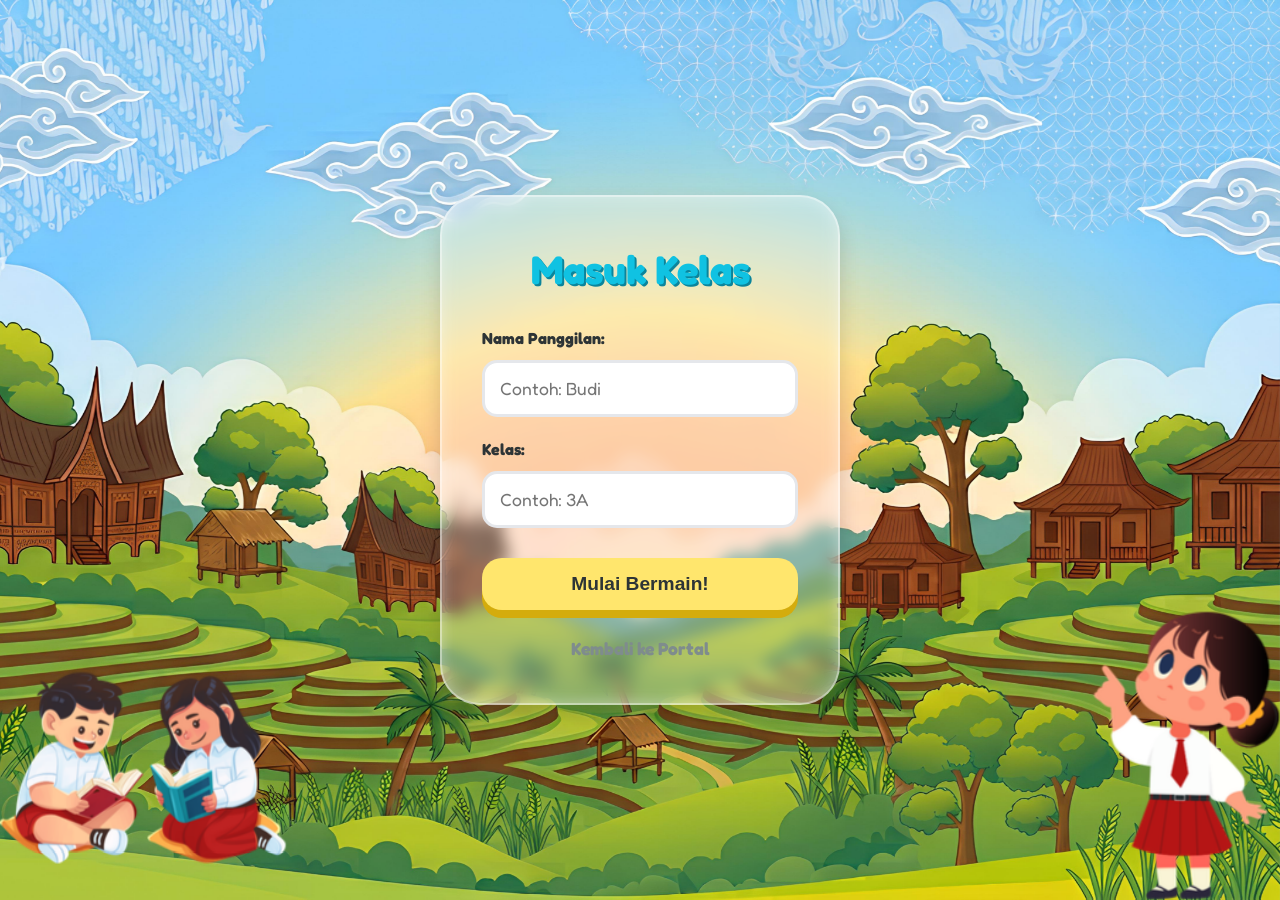
<file: student/mengenal-uang-kartu.html>
<!DOCTYPE html>
<html lang="id">

<head>
    <script>
        if (!sessionStorage.getItem('siswaAuth')) window.location.replace('../login-siswa.html');
    </script>

    <meta charset="UTF-8">
    <meta name="viewport" content="width=device-width, initial-scale=1.0">
    <title>Kartu Pecahan Uang | Saku Pintar</title>
    
    <link rel="stylesheet" href="../shared/css/global.css">
    <link rel="stylesheet" href="css/student-style.css">
</head>

<body>


    <nav class="student-nav">
        <div class="container nav-container">
            <div class="logo">Saku Pintar</div>
            <a href="menu-belajar.html" class="btn btn-home">Kembali</a>
        </div>
    </nav>

    <main class="container">
        <header class="welcome-section text-center">
            <h1>Apa saja Pecahan Uang Rupiah?</h1>
            <p>Ayo klik kartu di bawah ini untuk melihat ciri-cirinya!</p>
        </header>

        
        <section class="cards-section">
            
            <div class="cards-grid" id="moneyCardsContainer">
                
            </div>

            <div class="text-center" style="margin-top: 40px;">
                <a href="mengenal-uang.html" class="btn btn-student"
                    style="background-color: #E74C3C; box-shadow: 0 6px 0 #C0392B; margin-right: 15px;">⬅️ Kembali ke
                    Video</a>
                <a href="flipbook.html" class="btn btn-student">Lanjut ke Flipbook ➡️</a>
            </div>
        </section>
    </main>

    
    <script src="../shared/js/utils.js"></script>
    <script src="js/mengenal-uang.js"></script>
</body>

</html>
</file>
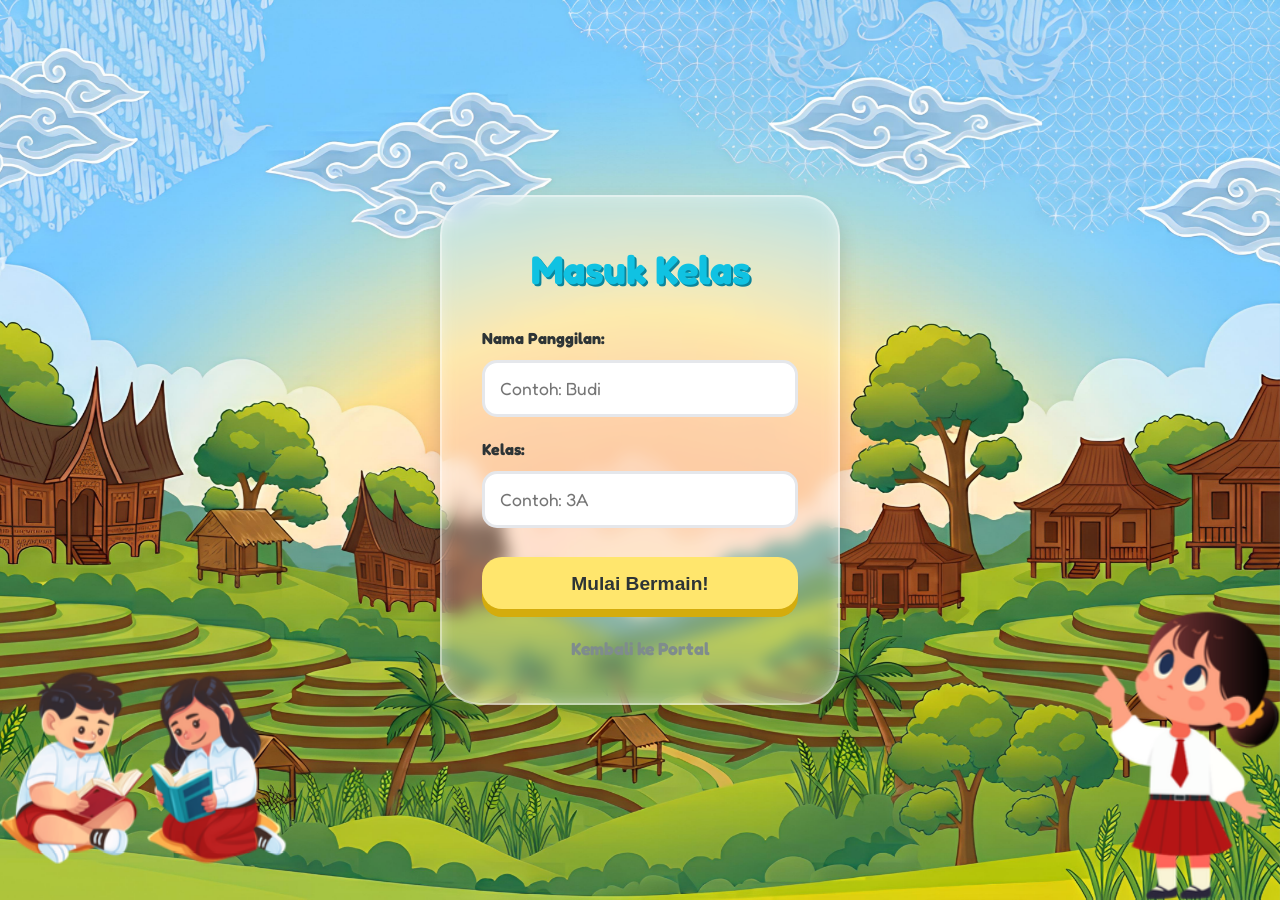
<file: student/menu-belajar.html>
<!DOCTYPE html>
<html lang="id">

<head>
    <script>
        if (!sessionStorage.getItem('siswaAuth')) window.location.replace('../login-siswa.html');
    </script>

    <meta charset="UTF-8">
    <meta name="viewport" content="width=device-width, initial-scale=1.0">
    <title>Menu Belajar | Saku Pintar</title>
    
    <link rel="stylesheet" href="../shared/css/global.css">
    
    <link rel="stylesheet" href="css/student-style.css">

    <style>
        
        @media (min-width: 1025px) {
            .nav-container {
                position: relative;
                display: flex;
                align-items: center;
                justify-content: space-between;
                width: 100%;
            }

            #btnToggleGlobalAudio {
                margin-right: 0 !important;
                
                z-index: 10;
            }

            .logo {
                position: static;
                transform: none;
                margin-right: auto !important;
                z-index: 5;
            }

            #userIdentityContainer {
                margin-left: 0 !important;
                
                z-index: 10;
            }

            .btn-home {
                z-index: 10;
            }
        }

        
        @media (max-width: 1024px) and (orientation: landscape) {
            .nav-container {
                display: flex;
                align-items: center;
                justify-content: flex-start;
                width: 100%;
                gap: 15px;
            }

            #btnToggleGlobalAudio {
                margin-right: 0 !important;
                z-index: 10;
            }

            .logo {
                position: static;
                transform: none;
                margin-right: auto !important;
                
                z-index: 10;
            }

            #userIdentityContainer {
                margin-left: 0 !important;
                
                z-index: 10;
            }

            .btn-home {
                z-index: 10;
            }
        }

        
        @media (min-width: 769px) and (max-width: 1024px) and (orientation: portrait) {
            .nav-container {
                position: relative;
                display: flex;
                align-items: center;
                justify-content: space-between;
                width: 100%;
            }

            #btnToggleGlobalAudio {
                margin-right: 0 !important;
                z-index: 10;
            }

            .logo {
                position: static;
                transform: none;
                margin-right: auto !important;
                z-index: 5;
            }

            #userIdentityContainer {
                margin-left: 0 !important;
                z-index: 10;
            }

            .btn-home {
                z-index: 10;
            }
        }

        
        .menu-grid {
            display: grid;
            grid-template-columns: repeat(3, 1fr) !important;
            gap: 30px;
            margin-bottom: 50px;
            max-width: 1050px;
            margin-left: auto;
            margin-right: auto;
            width: 100%;
        }

        @media (max-width: 992px) {
            .menu-grid {
                grid-template-columns: repeat(2, 1fr) !important;
                max-width: 700px;
            }
        }

        @media (max-width: 768px) {
            .menu-grid {
                grid-template-columns: 1fr !important;
                max-width: 340px;
            }
        }
    </style>
</head>

<body>

    
    <nav class="student-nav">
        <div class="container nav-container">
            <div class="logo">Saku Pintar</div>
            <a href="index.html" class="btn btn-home">Kembali</a>
        </div>
    </nav>

    
    <main class="container">
        
        <header class="welcome-section text-center">
            <h1>Menu Belajar</h1>
            <p>Pilih aktivitas belajar untuk memulai petualanganmu!</p>
        </header>

        
        <div class="menu-grid">
            
            <a href="mengenal-uang.html" class="menu-card card-mengenal">
                <div class="menu-icon">
                    <img src="aset student/icon-jelajah.png" alt="Icon Jelajah Rupiah" class="icon-jelajah">
                </div>
                <h2>Jelajah Rupiah</h2>
                <p>Ayo tonton video dan lihat macam-macam uang Rupiah!</p>
            </a>

            
            <a href="flipbook.html" class="menu-card card-eksplorasi">
                <div class="menu-icon">
                    <img src="aset student/wise-management-icon.png" alt="Icon Bijak Mengelola Uang" class="icon-kekei">
                </div>
                <h2>Flipbook Bijak Mengelola Uang</h2>
                <p>Pelajari cara bijak mengelola uang melalui buku cerita digital!</p>
            </a>

            
            <a href="video-sehari-hari.html" class="menu-card card-perencanaan">
                <div class="menu-icon">
                    <img src="aset student/pilahku-icon.png" alt="Icon PilahKu" class="icon-rencana">
                </div>
                <h2>Pilah Aku</h2>
                <p>Uji pengetahuanmu dengan mencocokkan kegiatan kebutuhan dan keinginan dengan tepat!</p>
            </a>
        </div>
    </main>

    
    <script src="https://www.gstatic.com/firebasejs/10.12.2/firebase-app-compat.js" defer></script>
    <script src="https://www.gstatic.com/firebasejs/10.12.2/firebase-firestore-compat.js" defer></script>
    <script src="../shared/js/firebase-db.js" defer></script>
    <script src="../shared/js/presence-tracker.js" defer></script>

    
    <script src="../shared/js/utils.js" defer></script>
</body>

</html>
</file>
<file: shared/css/global.css>
@import url('https://fonts.googleapis.com/css2?family=Fredoka:wght@400;500;600;700&family=Inter:wght@400;500;600;700&family=Nunito:wght@400;600;700;800;900&display=swap');

:root {
  
  --primary-color: #FF6B6B;      
  --secondary-color: #4ECDC4;    
  --accent-color: #FFE66D;       
  --background-student: #F7FFF7; 
  
  
  --primary-teacher: #2C3E50;    
  --secondary-teacher: #34495E;
  --accent-teacher: #3498DB;     
  --background-teacher: #ECF0F1; 
  
  
  --text-dark: #2D3436;
  --text-light: #FFFFFF;
  --success: #2ECC71;            
  --danger: #E74C3C;             
  --warning: #F1C40F;            

  
  --font-student: 'Fredoka', sans-serif;
  --font-teacher: 'Inter', sans-serif;
  --font-logo: 'Nunito', sans-serif;

  
  --shadow-sm: 0 4px 6px rgba(0, 0, 0, 0.1);
  --shadow-md: 0 8px 15px rgba(0, 0, 0, 0.1);
  --shadow-lg: 0 15px 25px rgba(0, 0, 0, 0.15);
  --transition: all 0.3s ease;
}


* {
  margin: 0;
  padding: 0;
  box-sizing: border-box;
}

body {
  
  font-family: var(--font-student);
  color: var(--text-dark);
  background-color: var(--background-student);
  line-height: 1.6;
}


.container {
  max-width: 1200px;
  margin: 0 auto;
  padding: 0 20px;
}

.text-center {
  text-align: center;
}

.hidden {
  display: none !important;
}


.btn {
  display: inline-block;
  padding: 12px 28px;
  border-radius: 50px;
  border: none;
  cursor: pointer;
  font-weight: 600;
  font-size: 1.1rem;
  font-family: inherit;
  transition: var(--transition);
  text-decoration: none;
  box-shadow: var(--shadow-sm);
}

.btn:hover {
  transform: translateY(-3px) scale(1.02); 
  box-shadow: var(--shadow-md);
}

.btn:active {
  transform: translateY(1px) scale(0.98);  
}
</file>
<file: student/css/student-style.css>
html, body {
    overscroll-behavior: none; 
}

body {
    background-color: #85C1E9;
    color: var(--text-dark);
    min-height: 100vh;
    display: flex;
    flex-direction: column;
    overflow-x: hidden;
    max-width: 100vw;
}

body::before {
    content: "";
    position: fixed;
    top: 0;
    bottom: 0;
    left: 0;
    right: 0;
    background-image: url('../../shared/assets/bg-pantai.png');
    background-size: cover;
    background-position: center bottom;
    background-repeat: no-repeat;
    z-index: -2;
    pointer-events: none;
}


.student-nav {
    background-color: transparent;
    color: white;
    padding: 20px 0;
    box-shadow: none;
    position: relative;
    z-index: 100;
}

.nav-container {
    display: flex;
    justify-content: space-between;
    align-items: center;
}

.logo {
    background: linear-gradient(to bottom, #FFD700, #FF8C00);
    -webkit-background-clip: text;
    background-clip: text;
    color: transparent;
    -webkit-text-stroke: 0.5px white;
    filter: drop-shadow(4px 4px 0px rgba(0, 0, 0, 0.2));
    font-size: 2.8rem;
    font-weight: 800;
    font-family: var(--font-logo);
    letter-spacing: 2px;
    display: inline-block;
    margin-right: auto;
    white-space: nowrap;
}

@media (min-width: 1025px) {
    .nav-container {
        display: flex;
        align-items: center;
        justify-content: space-between;
        position: relative;
    }
    .logo {
        position: static;
        transform: none;
        margin-right: auto;
        z-index: 5;
    }
}

.btn-home {
    background-color: #E74C3C;
    color: white;
    padding: 10px 25px;
    font-size: 1.1rem;
    border-radius: 20px;
    box-shadow: 0 6px 0 #C0392B;
    transition: all 0.1s;
}

.btn-home:hover {
    background-color: #E74C3C;
    color: white;
    transform: translateY(2px);
    box-shadow: 0 4px 0 #C0392B;
}
.btn-home:active {
    transform: translateY(6px) scale(0.95);
    box-shadow: 0 0 0 #C0392B;
}


.welcome-section {
    margin: 30px 0 40px 0;
}

.welcome-section h1 {
    color: white;
    font-size: 3.8rem;
    margin-bottom: 10px;
    text-shadow: 4px 4px 0px var(--primary-teacher), 0 10px 20px rgba(0,0,0,0.3);
    animation: floating 3s ease-in-out infinite;
}

@keyframes floating {
    0%, 100% { transform: translateY(0); }
    50% { transform: translateY(-10px); }
}

.welcome-section p {
    font-size: 1.4rem;
    color: white;
    font-weight: bold;
    text-shadow: 2px 2px 0px rgba(0,0,0,0.5);
}


.menu-grid {
    display: grid;
    
    grid-template-columns: repeat(auto-fit, minmax(300px, 1fr));
    gap: 30px;
    margin-bottom: 50px;
}


.menu-card {
    background: rgba(255, 255, 255, 0.25);
    backdrop-filter: blur(8px);
    -webkit-backdrop-filter: blur(8px);
    border-radius: 20px;
    padding: 30px;
    text-align: center;
    text-decoration: none;
    color: #2C3E50;
    box-shadow: 0 10px 20px rgba(0, 0, 0, 0.15), inset 0 0 15px rgba(255, 255, 255, 0.4);
    transition: var(--transition);
    border: 2px solid rgba(255, 255, 255, 0.5);
    text-shadow: 1px 1px 2px rgba(255,255,255,0.8);
}


.menu-card:hover {
    transform: translateY(-10px);
    box-shadow: var(--shadow-lg);
}

.menu-icon {
    font-size: 5rem;
    margin-bottom: 20px;
}

.menu-card h2 {
    font-size: 1.8rem;
    margin-bottom: 10px;
}


.card-mengenal:hover { border-color: var(--primary-color); }
.card-eksplorasi:hover { border-color: var(--secondary-color); }
.card-perencanaan:hover { border-color: var(--warning); }

.icon-pembeli, .icon-jelajah, .icon-rencana, .icon-kekei {
    width: 70px;
    height: 70px;
    object-fit: contain;
    transform: scale(1.9);
    margin-top: 35px;
    margin-bottom: 5px;
}


@media (max-width: 768px) {
    .icon-pembeli, .icon-jelajah, .icon-rencana, .icon-kekei {
        width: 45px;
        height: 45px;
        transform: scale(1.9);
        margin-top: 20px;
        margin-bottom: 5px;
    }
    .welcome-section h1 {
        font-size: 2.2rem;
    }
    .welcome-section p {
        font-size: 1.1rem;
    }
    .menu-grid {
        grid-template-columns: 1fr;
        gap: 15px;
    }
    .menu-card {
        padding: 20px;
        display: flex;
        flex-direction: column;
        align-items: center;
    }
    .menu-icon {
        font-size: 3.5rem;
        margin-bottom: 10px;
    }
    .menu-card h2 {
        font-size: 1.4rem;
    }
    .menu-card p {
        font-size: 0.95rem;
    }
}



.video-section {
    background: white;
    padding: 30px;
    border-radius: 20px;
    margin-bottom: 40px;
    box-shadow: var(--shadow-sm);
    max-width: 900px;
    margin-left: auto;
    margin-right: auto;
}


.video-container {
    position: relative;
    padding-bottom: 56.25%; 
    height: 0;
    overflow: hidden;
    border-radius: 15px;
    background-color: #000;
}

.video-container iframe {
    position: absolute;
    top: 0;
    left: 0;
    width: 100%;
    height: 100%;
    border: none;
}


.cards-grid {
    display: grid;
    grid-template-columns: repeat(auto-fit, minmax(250px, 1fr));
    gap: 30px;
    margin-bottom: 50px;
}


.flip-card {
    background-color: transparent;
    width: 100%;
    height: 350px;
    perspective: 1000px; 
    cursor: pointer;
}


.flip-card-inner {
    position: relative;
    width: 100%;
    height: 100%;
    text-align: center;
    transition: transform 0.8s cubic-bezier(0.4, 0.2, 0.2, 1); 
    transform-style: preserve-3d;
}


.flip-card.flipped .flip-card-inner {
    transform: rotateY(180deg);
}


.flip-card-front, .flip-card-back {
    position: absolute;
    width: 100%;
    height: 100%;
    -webkit-backface-visibility: hidden; 
    backface-visibility: hidden;         
    border-radius: 20px;
    
    background: linear-gradient(135deg, #3498DB, #1F4E79);
    border: 2px solid rgba(255, 255, 255, 0.4);
    box-shadow: 0 10px 25px rgba(0, 0, 0, 0.2);
    display: flex;
    flex-direction: column;
    justify-content: center;
    color: #FFFFFF; 
}



.flip-card-front h3 {
    font-size: 2.5rem;
    margin-top: 20px;
    color: #FFFFFF;
}

.flip-card-front .money-icon {
    font-size: 4rem;
}


.flip-card-back {
    transform: rotateY(180deg); 
}

.flip-card-back h3 {
    font-size: 2rem;
    margin-bottom: 15px;
    border-bottom: 2px solid rgba(255, 255, 255, 0.3);
    padding-bottom: 10px;
    color: #FFFFFF;
}

.flip-card-back p {
    font-size: 1.1rem;
    line-height: 1.5;
    color: rgba(255, 255, 255, 0.9);
    font-weight: 500;
}


@media (max-width: 768px) {
    .container {
        max-width: 1200px;
        margin: 0;
        padding: 0 20px;
    }
    .nav-container {
        flex-wrap: wrap;
        justify-content: space-between;
        align-items: center;
        background: transparent; 
        padding: 10px 15px;
        box-shadow: none;
        position: relative; 
        z-index: 1000;
        gap: 10px;
    }
    
    
    body {
        padding-top: 0;
    }

    
    .logo {
        position: static;
        transform: none;
        left: auto;
        top: auto;
        order: 1;
        font-size: 2.3rem;
        width: 100%;
        text-align: center;
        margin: 0 0 5px 0;
        text-shadow: none;
    }

    
    .btn-home {
        order: 2;
        padding: 6px 12px;
        font-size: 0.8rem;
        margin: 0;
        box-shadow: 0 4px 0 #C0392B;
    }
    
    #btnToggleGlobalAudio {
        order: 3;
        margin: 0 !important;
        font-size: 0.75rem !important;
        padding: 6px 10px !important;
        border-radius: 15px !important;
    }

    
    #userIdentityContainer {
        order: 4;
        width: 100%;
        margin: 0 !important;
        display: flex;
        justify-content: space-between;
        align-items: center;
        background: #F0F3F4;
        border-radius: 12px;
        padding: 8px 10px !important;
        box-sizing: border-box;
    }
    
    #userIdentityContainer > div {
        background: transparent !important;
        color: #2C3E50 !important;
        padding: 0 !important;
        font-size: 0.8rem !important;
        box-shadow: none !important;
        text-shadow: none !important;
        backdrop-filter: none !important;
    }
    
    #userIdentityContainer > button {
        font-size: 0.75rem !important;
        padding: 5px 12px !important;
        margin: 0 !important;
        box-shadow: 0 3px 0 #C0392B !important;
    }
}


.roulette-card {
    width: 90px;
    height: 120px;
    margin: 0 5px;
    border-radius: 10px;
    background-color: #ecf0f1;
    border: 4px solid #FFF;
    flex-shrink: 0;
    display: flex;
    justify-content: center;
    align-items: center;
    box-shadow: 0 4px 6px rgba(0,0,0,0.3);
    overflow: hidden;
    position: relative;
    background-size: cover;
    background-position: center;
}

.roulette-card img {
    width: 100%;
    height: 100%;
    object-fit: cover;
}

.roulette-card-fallback {
    font-size: 3rem;
}

@media (max-width: 480px) {
    .quiz-card h2 {
        font-size: 1.5rem;
    }
}



.floating-widget {
    display: none; 
}

@media (max-width: 768px) {
    .floating-widget {
        display: flex;
        position: fixed;
        bottom: 100px;
        right: 20px;
        background: rgba(255, 255, 255, 0.95);
        border: 2px solid #3498DB;
        border-radius: 30px;
        box-shadow: 0 4px 15px rgba(0,0,0,0.2);
        z-index: 9999;
        align-items: center;
        padding: 5px 15px 5px 5px;
        gap: 10px;
        backdrop-filter: blur(5px);
        transition: transform 0.1s;
        
    }

    .floating-widget .drag-handle {
        background: #3498DB;
        color: white;
        border-radius: 50%;
        width: 30px;
        height: 30px;
        display: flex;
        align-items: center;
        justify-content: center;
        font-weight: bold;
        cursor: grab;
        user-select: none;
        touch-action: none; 
    }

    .floating-widget .drag-handle:active {
        cursor: grabbing;
    }

    .floating-widget .widget-content {
        display: flex;
        flex-direction: column;
        line-height: 1.2;
        max-width: 150px; 
    }

    .floating-widget .widget-content strong {
        white-space: nowrap;
        overflow: hidden;
        text-overflow: ellipsis;
    }
}


#displayUangJajan, 
#displayTotalPengeluaran, 
#displaySisaUang,
.expense-item .item-price {
    white-space: nowrap;
    overflow: hidden;
    text-overflow: ellipsis;
    display: block;
    max-width: 100%;
}

@media (min-width: 768px) and (max-width: 1024px) {
    .logo {
        font-size: 2.2rem;
    }
}
</file>
<file: shared/css/chatbot.css>
#chatbot-toggle {
    position: fixed;
    bottom: 30px;
    right: 30px;
    width: 70px;
    height: 70px;
    background-color: transparent;
    border: none;
    border-radius: 50%;
    box-shadow: 0 5px 15px rgba(0,0,0,0.3);
    cursor: pointer;
    z-index: 1001;
    display: flex;
    align-items: center;
    justify-content: center;
    padding: 0;
    overflow: hidden;
    font-size: 2rem;
    transition: transform 0.3s cubic-bezier(0.175, 0.885, 0.32, 1.275);
    animation: pulseBot 2s infinite ease-in-out;
}

#chatbot-toggle:hover {
    transform: scale(1.1);
}

@keyframes pulseBot {
    0% { box-shadow: 0 5px 15px rgba(0,0,0,0.3); }
    50% { box-shadow: 0 5px 25px rgba(241, 196, 15, 0.6); }
    100% { box-shadow: 0 5px 15px rgba(0,0,0,0.3); }
}


#chatbot-window {
    position: fixed;
    bottom: 110px;
    right: 30px;
    width: 350px;
    height: 500px;
    max-height: 80vh;
    background-color: white;
    border-radius: 20px;
    box-shadow: 0 10px 30px rgba(0,0,0,0.3);
    z-index: 1000;
    display: flex;
    flex-direction: column;
    overflow: hidden;
    transform-origin: bottom right;
    transition: transform 0.3s ease, opacity 0.3s ease;
    opacity: 0;
    transform: scale(0.5);
    pointer-events: none; 
    border: 3px solid #3498DB;
}

#chatbot-window.active {
    opacity: 1;
    transform: scale(1);
    pointer-events: all;
}


.chatbot-header {
    background-color: #3498DB;
    color: white;
    padding: 15px 20px;
    display: flex;
    justify-content: space-between;
    align-items: center;
}

.chatbot-header h3 {
    margin: 0;
    font-size: 1.2rem;
    display: flex;
    align-items: center;
    gap: 10px;
}

.close-chatbot {
    background: transparent;
    border: none;
    color: white;
    font-size: 1.5rem;
    cursor: pointer;
    line-height: 1;
}


.chatbot-messages {
    flex: 1;
    background-color: #EBF5FB;
    padding: 15px;
    overflow-y: auto;
    display: flex;
    flex-direction: column;
    gap: 15px;
}


.message {
    max-width: 80%;
    padding: 12px 16px;
    border-radius: 15px;
    font-size: 0.95rem;
    line-height: 1.4;
    word-wrap: break-word;
    animation: fadeIn 0.3s ease;
}

@keyframes fadeIn {
    from { opacity: 0; transform: translateY(10px); }
    to { opacity: 1; transform: translateY(0); }
}

.message.bot {
    align-self: flex-start;
    background-color: white;
    color: #2C3E50;
    border: 2px solid #D6EAF8;
    border-bottom-left-radius: 0;
}

.message.user {
    align-self: flex-end;
    background-color: #2ECC71;
    color: white;
    border-bottom-right-radius: 0;
    box-shadow: 0 2px 5px rgba(0,0,0,0.1);
}


.message.bot strong.kebutuhan { color: #27AE60; }
.message.bot strong.keinginan { color: #E74C3C; }


.chatbot-input-area {
    background-color: white;
    padding: 15px;
    border-top: 2px solid #EBF5FB;
    display: flex;
    gap: 10px;
}

#chatbot-input {
    flex: 1;
    padding: 12px 15px;
    border: 2px solid #BDC3C7;
    border-radius: 20px;
    outline: none;
    font-family: inherit;
    font-size: 0.95rem;
    transition: border-color 0.2s;
}

#chatbot-input:focus {
    border-color: #3498DB;
}

#chatbot-send {
    background-color: #3498DB;
    color: white;
    border: none;
    width: 45px;
    height: 45px;
    border-radius: 50%;
    cursor: pointer;
    font-size: 1.2rem;
    display: flex;
    align-items: center;
    justify-content: center;
    transition: background-color 0.2s;
}

#chatbot-send:hover {
    background-color: #2980B9;
}


@media screen and (max-width: 600px) {
    #chatbot-window {
        width: 90vw;
        height: 80vh;
        bottom: 90px;
        right: 5vw;
    }
    #chatbot-toggle {
        width: 60px;
        height: 60px;
        bottom: 20px;
        right: 20px;
        font-size: 1.5rem;
    }
}
</file>
<file: student/css/detektor.css>
.detektor-container {
    max-width: 800px;
    margin: 30px auto;
    padding: 0 15px;
    display: flex;
    flex-direction: column;
    gap: 20px;
}

.mode-selector {
    display: flex;
    gap: 15px;
    justify-content: center;
    margin-bottom: 20px;
    flex-wrap: wrap; 
}

.btn-mode {
    background: white;
    border: 4px solid;
    padding: 12px 20px;
    font-size: 1.1rem;
    font-weight: bold;
    border-radius: 30px;
    cursor: pointer;
    transition: all 0.2s cubic-bezier(0.175, 0.885, 0.32, 1.275);
    font-family: 'Fredoka One', cursive, sans-serif;
    flex: 1; 
    min-width: 140px; 
    text-align: center;
}

#btnModeInstan {
    border-color: #F39C12;
    color: #F39C12;
    box-shadow: 0 5px 0 #F39C12;
}
#btnModeInstan:active {
    transform: translateY(5px);
    box-shadow: 0 0 0 #F39C12;
}
#btnModeInstan.active {
    background: #F39C12;
    color: white;
}

#btnModeDetektif {
    border-color: #9B59B6;
    color: #9B59B6;
    box-shadow: 0 5px 0 #9B59B6;
}
#btnModeDetektif:active {
    transform: translateY(5px);
    box-shadow: 0 0 0 #9B59B6;
}
#btnModeDetektif.active {
    background: #9B59B6;
    color: white;
}

.detector-card {
    background: white;
    border-radius: 25px;
    padding: 30px;
    box-shadow: 0 10px 20px rgba(0,0,0,0.15);
    display: none;
    animation: fadeIn 0.5s ease;
    border: 5px dashed;
}

#cardInstan {
    background: #FFF9E6; 
    border-color: #F39C12;
}

#cardDetektif {
    background: #F4ECF7; 
    border-color: #9B59B6;
}

.detector-card.active {
    display: block;
}

@keyframes fadeIn {
    from { opacity: 0; transform: translateY(10px); }
    to { opacity: 1; transform: translateY(0); }
}

.card-title {
    text-align: center;
    color: #2C3E50;
    margin-bottom: 10px;
    font-size: 2.2rem;
    font-family: 'Fredoka One', cursive;
    text-shadow: 2px 2px 0px white;
}

.card-subtitle {
    text-align: center;
    color: #34495E;
    margin-bottom: 30px;
    font-size: 1.2rem;
    font-weight: bold;
}


.chat-container {
    background: #FFFFFF;
    border-radius: 20px;
    padding: 20px;
    height: 350px;
    overflow-y: auto;
    display: flex;
    flex-direction: column;
    gap: 15px;
    border: 4px solid #D2B4DE; 
    margin-bottom: 20px;
    box-shadow: inset 0 5px 10px rgba(0,0,0,0.05);
}

.chat-bubble {
    max-width: 80%;
    padding: 12px 18px;
    border-radius: 20px;
    font-size: 1.1rem;
    line-height: 1.4;
    animation: popIn 0.3s cubic-bezier(0.175, 0.885, 0.32, 1.275);
    font-family: 'Nunito', sans-serif;
    font-weight: bold;
    word-break: break-word; 
}

@keyframes popIn {
    from { transform: scale(0.8); opacity: 0; }
    to { transform: scale(1); opacity: 1; }
}

.chat-bot {
    background: #9B59B6; 
    color: white;
    align-self: flex-start;
    border-bottom-left-radius: 5px;
    box-shadow: 2px 3px 0 rgba(118,68,138,0.5);
}

.chat-user {
    background: #FF9FF3; 
    color: #5F27CD;
    align-self: flex-end;
    border-bottom-right-radius: 5px;
    box-shadow: -2px 3px 0 rgba(238,82,83,0.3);
}


.typing-indicator {
    display: inline-flex;
    align-items: center;
    gap: 5px;
    padding: 5px 10px;
}

.typing-dot {
    width: 8px;
    height: 8px;
    background-color: white;
    border-radius: 50%;
    animation: typingBounce 1.4s infinite ease-in-out both;
}

.typing-dot:nth-child(1) { animation-delay: -0.32s; }
.typing-dot:nth-child(2) { animation-delay: -0.16s; }
.typing-dot:nth-child(3) { animation-delay: 0s; }

@keyframes typingBounce {
    0%, 80%, 100% { transform: scale(0); }
    40% { transform: scale(1); }
}


.chat-actions {
    display: flex;
    justify-content: center;
    gap: 10px; 
    margin-top: 10px;
    flex-wrap: wrap; 
    animation: slideUp 0.5s cubic-bezier(0.175, 0.885, 0.32, 1.275);
}

@keyframes slideUp {
    from { transform: translateY(20px); opacity: 0; }
    to { transform: translateY(0); opacity: 1; }
}

.btn-chat-action {
    background: white;
    border: 3px solid #8E44AD;
    color: #8E44AD;
    padding: 12px 15px; 
    border-radius: 20px;
    font-weight: bold;
    cursor: pointer;
    font-size: 1.1rem;
    transition: all 0.2s cubic-bezier(0.175, 0.885, 0.32, 1.275);
    flex: 1;
    min-width: 140px; 
    text-align: center;
    box-shadow: 0 4px 0 #8E44AD;
    font-family: 'Fredoka One', cursive;
}

.btn-chat-action:hover {
    transform: translateY(-2px);
    box-shadow: 0 6px 0 #8E44AD;
}

.btn-chat-action:active {
    transform: translateY(4px);
    box-shadow: 0 0 0 #8E44AD;
}


.input-group {
    margin-bottom: 20px;
}

.input-group label {
    display: block;
    margin-bottom: 8px;
    font-weight: bold;
    color: #34495E;
    font-size: 1.1rem;
}

.input-group input {
    width: 100%;
    padding: 15px;
    border: 2px solid #BDC3C7;
    border-radius: 10px;
    font-size: 1.1rem;
    transition: border-color 0.3s;
}

.input-group input:focus {
    border-color: #3498DB;
    outline: none;
}

.btn-analyze {
    background: #FF6B6B;
    color: white;
    border: none;
    padding: 15px;
    width: 100%;
    font-size: 1.5rem;
    border-radius: 15px;
    font-family: 'Fredoka One', sans-serif;
    cursor: pointer;
    transition: transform 0.2s, box-shadow 0.2s;
    box-shadow: 0 6px 0 #C0392B;
}

.btn-analyze:hover {
    background: #FF5252;
    transform: translateY(-2px);
    box-shadow: 0 8px 0 #C0392B;
}

.btn-analyze:active {
    transform: translateY(6px);
    box-shadow: 0 0 0 #C0392B;
}

.result-box {
    margin-top: 25px;
    padding: 20px;
    border-radius: 15px;
    text-align: center;
    font-size: 1.2rem;
    display: none;
}

.result-kebutuhan {
    background: #D5F5E3;
    border: 2px solid #2ECC71;
    color: #27AE60;
}

.result-keinginan {
    background: #FDEBD0;
    border: 2px solid #F39C12;
    color: #D68910;
}


@media (max-width: 480px) {
    .detektor-container {
        margin: 15px auto;
    }
    
    .chat-container {
        height: 45vh; 
        max-height: 300px;
        padding: 12px;
    }
    
    .chat-bubble {
        max-width: 90%; 
        font-size: 0.95rem;
        padding: 10px 14px;
    }

    .btn-chat-action {
        padding: 10px 12px;
        font-size: 0.95rem;
        min-width: 120px;
    }
    
    .chat-actions {
        gap: 8px;
    }
    
    
    #chatInputArea {
        flex-direction: column !important;
        gap: 8px !important;
    }
    
    #chatInputArea input {
        padding: 12px !important;
        font-size: 1rem !important;
    }
    
    #chatInputArea button {
        padding: 12px !important;
        width: 100%;
    }
    
    .detector-card {
        padding: 20px 15px; 
    }
}
</file>
<file: student/css/kuis.css>
* {
    box-sizing: border-box;
}

body {
    margin: 0;
    padding: 0;
    height: 100vh;
    display: flex;
    flex-direction: column;


    background-image: url(../../shared/assets/bg-supermarket.png);
    background-size: cover;
    background-position: center bottom;
    background-repeat: no-repeat;
    background-attachment: fixed;
    background-color: #A9DFBF;

    font-family: var(--font-student);
    overflow: hidden;
}


.game-header {
    display: flex;
    justify-content: space-between;
    align-items: center;
    background-color: rgba(44, 62, 80, 0.9);
    color: white;
    padding: 10px 20px;
    box-shadow: 0 4px 10px rgba(0, 0, 0, 0.3);
    z-index: 10;
}

.header-center {
    display: flex;
    gap: 40px;
    font-size: 1.5rem;
    font-weight: bold;
    background: rgba(0, 0, 0, 0.3);
    padding: 10px 25px;
    border-radius: 30px;
}

.header-right {
    display: flex;
    align-items: center;
    gap: 10px;
    white-space: nowrap;
}


.timer {
    color: #F1C40F;
}

.score {
    color: #2ECC71;
}

.lives {
    font-size: 1.5rem;
    letter-spacing: 5px;
}

.btn-pause {
    background: #E74C3C;
    color: white;
    text-decoration: none;
    padding: 10px 20px;
    border-radius: 10px;
    font-weight: bold;
    box-shadow: 0 4px 0 #C0392B;
    transition: transform 0.1s, box-shadow 0.1s;
}

.btn-pause:active {
    transform: translateY(4px);
    box-shadow: 0 0 0 #C0392B;
}


.game-area {
    display: flex;
    flex: 1;
    padding: 20px 40px;
    gap: 20px;
    align-items: flex-end;
    min-height: 0;
    position: relative;
    z-index: 20;
}


.area-kiri {
    flex: 1;
    display: flex;
    flex-direction: row;
    align-items: flex-end;
    justify-content: flex-start;
    height: 100%;
}


.placeholder-character {
    width: 25vw;
    height: 40vh;
    max-width: 250px;
    max-height: 350px;
    border-radius: 20px 20px 0 0;
    display: flex;
    align-items: flex-end;
    justify-content: center;
    text-align: center;
    color: white;
    z-index: 1;
}

.pembeli {
    background-color: transparent;
    animation: floatSmooth 3s ease-in-out infinite;
    width: 40vw !important;
    height: 75vh !important;
    max-width: 450px !important;
    max-height: 700px !important;
    margin-bottom: -15vh !important;
    margin-left: -5vw !important;
}

.placeholder-keranjang {
    width: 25vw;
    height: 35vh;
    max-width: 250px;
    max-height: 350px;
    background-color: transparent;
    display: flex;
    align-items: flex-end;
    justify-content: center;
    margin-left: -8vw;
    margin-bottom: -10vh;
    z-index: 2;
    animation: floatSmooth 3s ease-in-out infinite;
}


@keyframes floatSmooth {

    0%,
    100% {
        transform: translateY(0);
    }

    50% {
        transform: translateY(-10px);
    }
}


.area-tengah {
    flex: 2;
    display: flex;
    flex-direction: column;
    justify-content: flex-end;
    align-items: center;
    height: 100%;
}

.modal-rak-content {
    background: #FDFEFE;
    width: 95vw;
    max-width: none;
    height: 95vh;
    max-height: none;
    border-radius: 20px;
    display: flex;
    flex-direction: column;
    animation: popUp 0.3s ease-out;
    box-shadow: 0 10px 30px rgba(0, 0, 0, 0.5);
    overflow: hidden;
}

.dompet-container {
    background-color: rgba(255, 255, 255, 0.9);
    border: 5px solid #E67E22;
    border-radius: 30px;
    padding: 20px;
    width: 100%;
    max-width: 500px;
    box-shadow: 0 10px 20px rgba(0, 0, 0, 0.3);
    position: relative;
    display: flex;
    flex-direction: column;
    align-items: center;
    margin-bottom: 20px;
}

.dompet-header {
    color: #D35400;
    margin-bottom: 25px;
}


.uang-kertas-container {
    display: flex;
    justify-content: center;
    gap: -30px;
    margin-bottom: 30px;
    height: 80px;
}

.uang-koin-container {
    display: flex;
    justify-content: center;
    gap: 15px;
    margin-bottom: 20px;
    transform: translate(-50%, -50%) scale(1.35) !important;
}


.uang-btn {
    cursor: pointer;
    color: transparent !important;
    text-shadow: none !important;
    border: none !important;
    background-color: transparent !important;
    box-shadow: none !important;
    transition: transform 0.1s, z-index 0.1s;
    font-family: inherit;
}


.uang-btn:active {
    transform: scale(0.9) !important;
}


.kertas {
    position: absolute;
    bottom: 0;
    left: 40px;
    width: 200px;
    height: 95px;
    transform-origin: -20% 50%;
    background-size: contain;
    background-repeat: no-repeat;
    background-position: center;
    filter: drop-shadow(2px 2px 4px rgba(0, 0, 0, 0.4));
}


.kertas:hover {
    z-index: 10;
    filter: drop-shadow(0 10px 10px rgba(0, 0, 0, 0.6));

}


.k-1k {
    background-image: url('../aset student/aset uang/1rb tampak depan.png');
    transform: rotate(-135deg);
}

.k-1k:hover {
    transform: rotate(-135deg) scale(1.1) !important;
}

.k-2k {
    background-image: url('../aset student/aset uang/2rb tampak depan.png');
    transform: rotate(-120deg);
}

.k-2k:hover {
    transform: rotate(-120deg) scale(1.1) !important;
}

.k-5k {
    background-image: url('../aset student/aset uang/5rb tampak depan.png');
    transform: rotate(-105deg);
}

.k-5k:hover {
    transform: rotate(-105deg) scale(1.1) !important;
}

.k-10k {
    background-image: url('../aset student/aset uang/10rb tampak depan.png');
    transform: rotate(-90deg);
}

.k-10k:hover {
    transform: rotate(-90deg) scale(1.1) !important;
}

.k-20k {
    background-image: url('../aset student/aset uang/20rb tampak depan.png');
    transform: rotate(-75deg);
}

.k-20k:hover {
    transform: rotate(-75deg) scale(1.1) !important;
}

.k-50k {
    background-image: url('../aset student/aset uang/50rb tampak depan.png');
    transform: rotate(-60deg);
}

.k-50k:hover {
    transform: rotate(-60deg) scale(1.1) !important;
}

.k-100k {
    background-image: url('../aset student/aset uang/100 rb tampak depan.png');
    transform: rotate(-45deg);
}

.k-100k:hover {
    transform: rotate(-45deg) scale(1.1) !important;
}


.koin {
    width: 70px;
    height: 70px;
    border-radius: 50%;
    background-size: contain;
    background-repeat: no-repeat;
    background-position: center;
    filter: drop-shadow(0 4px 6px rgba(0, 0, 0, 0.4));
}

.k-koin-100 {
    background-image: url('../aset student/aset uang/100 koin tampak depan (1).png');
    background-size: 150% !important;
}

.k-koin-200 {
    background-image: url('../aset student/aset uang/200 koin tampak depan.png');
    background-size: 150% !important;
}

.k-koin-500 {
    background-image: url('../aset student/aset uang/500 koin tampak depan.png');
}

.k-koin-1000 {
    background-image: url('../aset student/aset uang/1rb koin tampak depan.png');
    background-size: 150% !important;
}

.koin:hover {
    transform: scale(1.1);
    filter: drop-shadow(0 8px 10px rgba(0, 0, 0, 0.5));
}


.btn-action {
    padding: 12px 20px;
    border: none;
    border-radius: 10px;
    font-weight: bold;
    cursor: pointer;
    font-size: 1rem;
    font-family: inherit;
    transition: transform 0.1s;
}

.reset-uang {
    background-color: #BDC3C7;
    color: #2C3E50;
    font-size: 0.9rem;
    box-shadow: 0 4px 0 #95A5A6;
}

.reset-uang:active {
    transform: translateY(4px);
    box-shadow: 0 0 0 #95A5A6;
}


.area-kanan {
    flex: 1.5;
    display: flex;
    flex-direction: column;
    align-items: center;
    justify-content: flex-end;
    height: 100%;
}


.speech-bubble {
    background: #F1C40F;
    border: 4px solid #F39C12;
    padding: 15px;
    border-radius: 20px;
    position: relative;
    margin-top: 15px;
    margin-bottom: 5px;
    font-weight: bold;
    font-size: 1.1rem;
    color: #2C3E50;
    text-align: center;
    box-shadow: 0 5px 15px rgba(0, 0, 0, 0.2);
    animation: bounce 2s infinite ease-in-out;
    z-index: 100;
}


@keyframes bounce {

    0%,
    100% {
        transform: translateY(0);
    }

    50% {
        transform: translateY(-10px);
    }
}


.bubble-arrow {
    position: absolute;
    bottom: -24px;
    left: 50%;
    transform: translateX(-50%);
    width: 0;
    height: 0;
    border-left: 15px solid transparent;
    border-right: 15px solid transparent;
    border-top: 20px solid #F39C12;
}

.kasir {
    background-color: transparent;
    width: 35vw;
    height: 32vh;
    max-width: 350px;
    max-height: 270px;
    margin-bottom: -50px;
    z-index: 1;
}

.kasir img {
    width: 100%;
    height: 100%;
    object-fit: contain;
}

.mesin-kasir {
    background-color: #2C3E50;
    padding: 20px;
    border-radius: 15px 15px 0 0;
    width: 250px;
    display: flex;
    flex-direction: column;
    align-items: center;
    z-index: 2;
    margin-top: -30px;
    box-shadow: 0 -5px 15px rgba(0, 0, 0, 0.4);
}


.layar-digital {
    background-color: #000;
    color: #00FF00;
    font-family: 'Courier New', Courier, monospace;
    font-size: 2rem;
    padding: 15px;
    width: 100%;
    border-radius: 10px;
    text-align: right;
    margin-bottom: 20px;
    border: 3px solid #34495E;
    box-sizing: border-box;
    box-shadow: inset 0 0 10px rgba(0, 255, 0, 0.2);
}

.currency {
    float: left;
    font-size: 1.2rem;
    margin-top: 8px;
    color: #00CC00;
}

#btnBayar {
    background-color: #2ECC71;
    color: white;
    width: auto;
    padding: 15px 50px;
    font-size: 1.3rem;
    box-shadow: 0 6px 0 #27AE60;
    margin-top: 15px;
}

#btnBayar:active {
    box-shadow: 0 0 0 #27AE60;
    transform: translateY(6px);
}


.game-overlay {
    position: fixed;
    top: 0;
    left: 0;
    width: 100%;
    height: 100%;
    background: rgba(0, 0, 0, 0.8);
    display: flex;
    justify-content: center;
    align-items: center;
    z-index: 100;
}

.game-overlay.hidden {
    display: none;
}

.overlay-box {
    background: white;
    padding: 40px;
    border-radius: 20px;
    text-align: center;
    max-width: 450px;

    animation: popUp 0.4s cubic-bezier(0.175, 0.885, 0.32, 1.275);
    border: 5px solid white;
}

@keyframes popUp {
    0% {
        transform: scale(0.5);
        opacity: 0;
    }

    100% {
        transform: scale(1);
        opacity: 1;
    }
}

.overlay-box h2 {
    font-size: 2.5rem;
    margin-bottom: 15px;
}

.overlay-box p {
    font-size: 1.2rem;
    margin-bottom: 30px;
    color: #34495E;
    line-height: 1.5;
}

#btnLanjut {
    background-color: #3498DB;
    color: white;
    font-size: 1.2rem;
    padding: 12px 40px;
    box-shadow: 0 5px 0 #2980B9;
}

#btnLanjut:active {
    transform: translateY(5px);
    box-shadow: 0 0 0;
}


.success-theme {
    border-color: #2ECC71;
}

.success-theme h2 {
    color: #2ECC71;
}

.error-theme {
    border-color: #E74C3C;
}

.error-theme h2 {
    color: #E74C3C;
}


#rotateOverlay {
    display: none;
    position: fixed;
    top: 0;
    left: 0;
    width: 100vw;
    height: 100vh;
    background: #2C3E50;
    z-index: 999999;
    color: white;
    flex-direction: column;
    justify-content: center;
    align-items: center;
    text-align: center;
    padding: 20px;
    box-sizing: border-box;
}


@media screen and (orientation: portrait) {
    body {
        transform: none !important;
        -moz-transform: none !important;
        zoom: 1 !important;
        width: 100vw !important;
        height: 100vh !important;
        overflow: hidden !important;
        margin: 0 !important;
        padding: 0 !important;
    }

    #rotateOverlay {
        display: flex !important;
        position: fixed !important;
        top: 0 !important;
        left: 0 !important;
        width: 100vw !important;
        height: 100vh !important;
        z-index: 999999 !important;
        background: #2C3E50 !important;
    }
}

.rotate-icon {
    font-size: 6rem;
    animation: rotatePhone 2s infinite ease-in-out;
    margin-bottom: 20px;
}

@keyframes rotatePhone {
    0% {
        transform: rotate(0deg);
    }

    50% {
        transform: rotate(-90deg);
    }

    100% {
        transform: rotate(-90deg);
    }
}

.btn-rotate {
    margin-top: 30px;
    background: #E67E22;
    color: white;
    border: none;
    padding: 15px 30px;
    font-size: 1.2rem;
    border-radius: 15px;
    font-weight: bold;
    box-shadow: 0 5px 0 #D35400;
    cursor: pointer;
}

.btn-rotate:active {
    transform: translateY(5px);
    box-shadow: 0 0 0 #D35400;
}


@media screen and (orientation: landscape) and (max-width: 1400px),
screen and (orientation: landscape) and (max-height: 700px) {
    body {
        zoom: 0.85 !important;
        transform: none !important;
        background-image: url(../../shared/assets/bg-supermarket.png) !important;
        background-size: cover !important;
        background-position: center bottom !important;
        background-repeat: no-repeat !important;
        background-attachment: fixed !important;
        background-color: rgb(169, 223, 191) !important;
        width: 120vw !important;
        height: 100vh !important;
    }

    .game-area {
        padding: 5px 10px;
        gap: 5px;
        align-items: flex-end;
    }

    .game-header {
        padding: 5px 10px;
        flex-wrap: nowrap;
        justify-content: space-between;
        gap: 5px;
    }

    .btn-pause,
    #btn-rak-toko {
        padding: 6px 10px !important;
        font-size: 0.75rem !important;
        white-space: nowrap;
    }

    .header-center {
        gap: 10px;
        font-size: 0.8rem;
        padding: 5px 10px;
        white-space: nowrap;
    }

    .lives {
        font-size: 1rem;
    }


    .area-kiri {
        flex: 1;
        display: flex;
        align-items: flex-end !important;
        padding-bottom: 0 !important;
    }

    .area-kiri .placeholder-character {
        width: 160px !important;
        height: auto !important;
        margin-bottom: 0 !important;
        position: relative !important;
        top: 45px !important;
        margin-left: -10px !important;
    }

    .area-kiri .placeholder-character img {
        width: 100% !important;
        height: auto !important;
        display: block;
    }

    .placeholder-keranjang {
        width: 260px !important;
        height: auto !important;
        margin-bottom: 0 !important;
        position: relative !important;
        top: 40px !important;
        margin-left: -35px !important;
        z-index: 2;
    }

    .placeholder-keranjang>img {
        width: 100% !important;
        height: auto !important;
        display: block;
    }


    .area-tengah {
        flex: 1;
        display: flex;
        justify-content: flex-end !important;
        padding-bottom: 5px;
        position: relative !important;
        top: 40px !important;
    }

    .dompet-container {
        max-width: 290px !important;
        padding: 5px;
        border-width: 2px;
        margin-bottom: -122px !important;
    }

    .dompet-container>img {
        width: 350px !important;
        max-width: 100% !important;
    }

    .uang-kertas-container {
        transform: scale(0.9);

        margin-bottom: 0 !important;
    }

    .uang-koin-container {
        transform: translate(-50%, -50%) scale(1.1) !important;
        margin-bottom: 5px !important;
    }

    .reset-uang {
        padding: 5px 12px;
        font-size: 0.8rem;
        margin-bottom: 0 !important;
    }


    .area-kanan {
        flex: 1;
        display: flex;
        flex-direction: column;
        align-items: center;
        justify-content: flex-end !important;
        position: relative !important;
        top: 40px !important;
        margin-bottom: 0 !important;
    }

    .kasir {
        max-width: 170px !important;
        margin-bottom: -45px !important;
        z-index: 1;
    }


    .area-kanan>div:first-child {
        margin-bottom: -6px !important;
        margin-left: 0 !important;
        transition: margin-bottom 0.5s ease, margin-left 0.5s ease;
    }

    body.game-started .area-kanan>div:first-child {
        margin-bottom: -80px !important;
        margin-left: -35px !important;
    }

    .kasir img {
        max-width: 100% !important;
        height: auto !important;
        transform: none !important;
    }

    .kasir-wrapper {
        width: 120% !important;
    }


    .meja-kasir-coklat {
        margin-bottom: 0 !important;
        width: 85% !important;
        height: 175px !important;
    }


    .placeholder-mesin {
        width: 110px !important;
        height: 80px !important;
        padding: 5px !important;
        margin-top: -30px !important;
    }

    .layar-digital {
        font-size: 1rem !important;
        padding: 5px !important;
        margin-bottom: 5px !important;
    }

    .btn-bayar,
    #btnBayar {
        padding: 10px 25px !important;
        font-size: 1rem !important;
        position: absolute !important;
        bottom: 35px !important;
        width: auto !important;
        z-index: 10;
        border-radius: 30px !important;
    }

    .speech-bubble {
        padding: 6px 10px !important;
        font-size: 0.7rem !important;
        margin-bottom: -5px !important;
        max-width: 180px;
        text-align: center;
        position: relative !important;
        top: 25px !important;
        z-index: 15 !important;
    }
}


@media screen and (max-width: 1400px) {
    .area-kiri {
        flex: 0.8;
    }

    .area-kanan {
        flex: 1.2;
    }

    .dompet-container {
        padding: 10px;
    }



    .mesin-kasir {
        width: 100%;
        max-width: 200px;
        padding: 10px;
    }

    .placeholder-keranjang {
        width: 190px !important;
        height: auto !important;
        margin-bottom: 0 !important;
        position: relative !important;
        top: 80px !important;
        margin-left: -40px !important;
        margin-right: -40px !important;
        z-index: 3;
    }


    .k-koin-100 {
        width: 80px !important;
        height: 80px !important;
        position: relative;
        left: 15px;
    }

    .k-koin-1000 {
        position: relative;
        right: 10px;
    }

    .pembeli {
        z-index: 3;
        width: 60vw !important;
        height: 90vh !important;
        max-width: 600px !important;
        max-height: 850px !important;
        margin-bottom: -15vh !important;
        margin-left: 2vw !important;
    }

    .pembeli img {
        transform: scale(1.6);
        transform-origin: bottom left;
    }

    .btn-action {
        font-size: 0.85rem;
        padding: 8px 12px;
    }

    .header-center {
        gap: 10px;
        font-size: 0.8rem;
        padding: 5px 10px;
        white-space: nowrap;
        margin-right: 0 !important;
    }
}



@media screen and (max-height: 550px) {
    .speech-bubble {
        padding: 8px 10px;
        font-size: 0.85rem;
        margin-bottom: -15px;
        right: 120px;
    }

    .bubble-arrow {
        left: 90%;
    }

    .kasir {
        height: 25vh;
        max-height: 180px;
    }

    .game-header {
        padding: 5px 15px;
    }

    .header-center {
        font-size: 1.1rem;
        padding: 5px 15px;
        margin-right: 0 !important;
    }
}


@media screen and (max-height: 420px) {

    .area-tengah,
    .area-kanan {
        transform: scale(0.85);
        transform-origin: bottom center;
    }

    .area-kiri .placeholder-character,
    .placeholder-keranjang {
        transform: scale(0.85);
        transform-origin: bottom left;
    }
}

@media screen and (max-height: 360px) {

    .area-tengah,
    .area-kanan {
        transform: scale(0.75);
        transform-origin: bottom center;
    }

    .area-kiri .placeholder-character,
    .placeholder-keranjang {
        transform: scale(0.75);
        transform-origin: bottom left;
    }
}

@media screen and (max-height: 300px) {

    .area-tengah,
    .area-kanan {
        transform: scale(0.65);
        transform-origin: bottom center;
    }

    .area-kiri .placeholder-character,
    .placeholder-keranjang {
        transform: scale(0.65);
        transform-origin: bottom left;
    }
}


@keyframes flashWarning {

    0%,
    100% {
        background: #E74C3C;
        transform: scale(1);
    }

    50% {
        background: #C0392B;
        transform: scale(1.1);
        box-shadow: 0 0 15px rgba(231, 76, 60, 0.8);
    }
}

.timer.warning {
    animation: flashWarning 1s infinite;
}


.particle {
    position: absolute;
    width: 70px;
    height: 12px;
    background: linear-gradient(to right, transparent 0%, rgba(255, 255, 255, 0.6) 40%, rgba(255, 255, 255, 0.9) 80%, #FFFFFF 100%);
    border-radius: 12px;
    pointer-events: none;
    z-index: 999999;
    transform-origin: 70px 6px;

    box-shadow: 0 0 15px rgba(255, 255, 255, 0.9), 0 0 30px rgba(255, 255, 255, 0.7), 0 0 45px rgba(255, 255, 255, 0.5);
}


.particle::after {
    content: "";
    position: absolute;
    right: -4px;
    top: -4px;
    width: 20px;
    height: 20px;
    background: #FFFFFF;
    border-radius: 50%;
    box-shadow: 0 0 20px #FFFFFF, 0 0 40px rgba(255, 255, 255, 0.9), 0 0 60px rgba(255, 255, 255, 0.6);
}

@keyframes dropIntoBasket {
    0% {
        transform: scale(0) translateY(-50px);
        opacity: 0;
    }

    50% {
        transform: scale(1.2) translateY(10px);
        opacity: 1;
    }

    100% {
        transform: scale(1) translateY(0);
        opacity: 1;
    }
}

.keranjang-visual img.dropped {
    animation: dropIntoBasket 0.5s ease-out forwards;
}


.evaluasi-section {
    width: 100%;
    height: 100vh;
    background-color: #85C1E9;

    background-image:
        radial-gradient(circle at 15% 20%, rgba(255, 255, 255, 0.5) 0%, transparent 40%),
        radial-gradient(circle at 85% 30%, rgba(255, 223, 0, 0.4) 0%, transparent 40%),
        radial-gradient(circle at 50% 80%, rgba(255, 105, 180, 0.4) 0%, transparent 40%),
        radial-gradient(rgba(255, 255, 255, 0.3) 3px, transparent 3px);
    background-size: 100% 100%, 100% 100%, 100% 100%, 30px 30px;
    background-position: 0 0, 0 0, 0 0, 15px 15px;
    animation: colorfulBg 10s infinite alternate;
    overflow-y: auto;
    padding: 15px 20px;
    display: flex;
    justify-content: center;
    align-items: flex-start;
    position: fixed;
    top: 0;
    left: 0;
    z-index: 1000;
}

@keyframes colorfulBg {
    0% {
        background-color: #85C1E9;
    }

    25% {
        background-color: #A2D9CE;
    }

    50% {
        background-color: #F9E79F;
    }

    75% {
        background-color: #F5B7B1;
    }

    100% {
        background-color: #D2B4DE;
    }
}


.evaluasi-section::before {
    content: "⭐";
    position: absolute;
    top: 15%;
    left: 10%;
    font-size: 60px;
    opacity: 0.6;
    animation: floatElement 3s infinite ease-in-out alternate;
    z-index: 1;
}

.evaluasi-section::after {
    content: "🎈";
    position: absolute;
    bottom: 20%;
    right: 12%;
    font-size: 80px;
    opacity: 0.6;
    animation: floatElement 4s infinite ease-in-out alternate-reverse;
    z-index: 1;
}

@keyframes floatElement {
    0% {
        transform: translateY(0) rotate(-10deg);
    }

    100% {
        transform: translateY(-30px) rotate(10deg);
    }
}

.evaluasi-card {
    width: 95vw;
    max-width: 1200px;
    min-height: 90vh;
    background: rgba(255, 255, 255, 0.95);
    backdrop-filter: blur(10px);
    border-radius: 24px;
    box-shadow: 0 20px 40px rgba(0, 0, 0, 0.1), 0 5px 15px rgba(0, 0, 0, 0.05), inset 0 0 0 5px rgba(255, 255, 255, 0.8);
    padding: 25px 30px;
    border: 3px solid #F1C40F;
    animation: slideUpFade 0.5s ease-out;
    position: relative;
    z-index: 5;
    display: flex;
    flex-direction: column;
}

.btn-close-evaluasi {
    position: absolute;
    top: 20px;
    right: 20px;
    background: #E74C3C;
    color: white;
    border: 2px solid #C0392B;
    width: 45px;
    height: 45px;
    border-radius: 50%;
    font-size: 1.5rem;
    cursor: pointer;
    display: flex;
    justify-content: center;
    align-items: center;
    box-shadow: 0 4px 10px rgba(231, 76, 60, 0.3);
    transition: all 0.2s;
    z-index: 10;
}

.btn-close-evaluasi:hover {
    transform: scale(1.1) rotate(90deg);
    background: #C0392B;
}

.btn-close-evaluasi:active {
    transform: scale(0.9);
}

@keyframes slideUpFade {
    0% {
        transform: translateY(30px);
        opacity: 0;
    }

    100% {
        transform: translateY(0);
        opacity: 1;
    }
}

.evaluasi-header {
    text-align: center;
    margin-bottom: 15px;
}

.logo-wrapper {
    display: inline-block;
    padding: 8px;
    background: white;
    border-radius: 15px;
    box-shadow: 0 10px 20px rgba(0, 0, 0, 0.08);
    margin-bottom: 10px;
    transition: transform 0.3s ease;
}

.logo-wrapper:hover {
    transform: translateY(-5px);
}

.logo-wrapper img {
    width: 60px;
    border-radius: 10px;
    display: block;
}

.evaluasi-header h1 {
    color: #2C3E50;
    margin: 0 0 5px 0;
    font-size: 2.2rem;
    text-shadow: 1px 1px 2px rgba(0, 0, 0, 0.05);
}

.evaluasi-header p {
    display: none;
}


.evaluasi-saldo-container {
    display: flex;
    justify-content: space-between;
    align-items: center;
    background: linear-gradient(145deg, #ffffff, #f0f3f5);
    padding: 15px 25px;
    border-radius: 20px;
    margin-bottom: 20px;
    box-shadow: inset 0 2px 5px rgba(0, 0, 0, 0.02), 0 5px 15px rgba(0, 0, 0, 0.03);
    border: 1px solid #e1e8ed;
}

.saldo-box {
    flex: 1;
    text-align: center;
}

.saldo-box p {
    margin: 0 0 5px 0;
    color: #95A5A6;
    font-weight: 700;
    text-transform: uppercase;
    letter-spacing: 1px;
    font-size: 0.9rem;
}

.saldo-box h2 {
    margin: 0;
    color: #34495E;
    font-size: 2.2rem;
}

.sisa-box h2 {
    color: #27AE60;
    text-shadow: 0 2px 10px rgba(39, 174, 96, 0.2);
}

.saldo-divider {
    width: 2px;
    height: 60px;
    background: linear-gradient(to bottom, transparent, #bdc3c7, transparent);
    margin: 0 20px;
}


.evaluasi-table-title {
    color: #2980B9;
    font-size: 1.5rem;
    margin-bottom: 15px;
    padding-left: 10px;
    border-left: 5px solid #3498DB;
}

.evaluasi-table-wrapper {
    overflow-x: auto;
    margin-bottom: 40px;
    border-radius: 15px;
    box-shadow: 0 5px 15px rgba(0, 0, 0, 0.05);
    border: 1px solid #ecf0f1;
}

.evaluasi-table {
    width: 100%;
    border-collapse: collapse;
    background: white;
}

.evaluasi-table thead tr {
    background: #3498DB;
    color: white;
}

.evaluasi-table th {
    padding: 10px 15px;
    text-align: left;
    font-size: 1.4rem;
    font-weight: 600;
}

.evaluasi-row {
    transition: background 0.2s;
    border-bottom: 1px solid #f1f2f6;
}

.evaluasi-row:hover {
    background: #f8f9fa;
}

.evaluasi-row:last-child {
    border-bottom: none;
}

.evaluasi-row td {
    padding: 8px 15px;
    vertical-align: middle;
}

.evaluasi-item-img {
    width: 50px;
    height: 50px;
    object-fit: contain;
    background: #fff;
    border-radius: 8px;
    box-shadow: 0 2px 5px rgba(0, 0, 0, 0.1);
    border: 2px solid #ecf0f1;
}

.evaluasi-item-name {
    font-weight: 800;
    color: #2C3E50;
    font-size: 1.4rem;
}

.evaluasi-item-price {
    font-weight: 800;
    color: #E67E22;
    font-size: 1.4rem;
}


.evaluasi-perencanaan {
    background: linear-gradient(135deg, #FFF9C4 0%, #FFF59D 100%);
    padding: 30px;
    border-radius: 20px;
    border-left: 8px solid #F1C40F;
    box-shadow: 0 10px 20px rgba(241, 196, 15, 0.1);
    position: relative;
    overflow: hidden;
}

.evaluasi-perencanaan::after {
    content: "💡";
    position: absolute;
    top: -20px;
    right: -10px;
    font-size: 100px;
    opacity: 0.1;
    transform: rotate(15deg);
}

.evaluasi-perencanaan h3 {
    color: #D4AC0D;
    margin-top: 0;
    font-size: 1.8rem;
    margin-bottom: 10px;
}

.evaluasi-perencanaan p {
    color: #555;
    margin-bottom: 20px;
    line-height: 1.6;
    font-size: 1.2rem;
}

#inputPerencanaan {
    width: 100%;
    padding: 18px;
    border-radius: 15px;
    border: 2px solid rgba(241, 196, 15, 0.5);
    font-size: 1.05rem;
    font-family: inherit;
    resize: vertical;
    transition: all 0.3s;
    background: rgba(255, 255, 255, 0.9);
    box-shadow: inset 0 2px 5px rgba(0, 0, 0, 0.02);
}

#inputPerencanaan:focus {
    outline: none;
    border-color: #F39C12;
    box-shadow: 0 0 10px rgba(243, 156, 18, 0.2);
    background: #fff;
}

.btn-simpan-eval {
    width: 100%;
    margin-top: 20px;
    background: linear-gradient(135deg, #2ECC71 0%, #27AE60 100%);
    color: white;
    border: none;
    padding: 18px;
    border-radius: 15px;
    font-size: 1.2rem;
    font-weight: 800;
    cursor: pointer;
    box-shadow: 0 8px 15px rgba(39, 174, 96, 0.3);
    transition: all 0.2s;
    text-transform: uppercase;
    letter-spacing: 1px;
}

.btn-simpan-eval:hover {
    transform: translateY(-3px);
    box-shadow: 0 12px 20px rgba(39, 174, 96, 0.4);
}

.btn-simpan-eval:active {
    transform: translateY(2px);
    box-shadow: 0 4px 10px rgba(39, 174, 96, 0.2);
}


@media screen and (max-width: 768px) {
    .evaluasi-section {
        padding: 0 !important;
        background: rgba(0, 0, 0, 0.95);
    }

    .evaluasi-card {
        width: 100vw !important;
        max-width: 100vw !important;
        min-height: 100vh !important;
        padding: 20px 15px;
        border-radius: 0 !important;
        border: none !important;
        margin: 0 !important;
    }

    .logo-wrapper {
        position: absolute !important;
        top: 15px !important;
        left: 15px !important;
        margin: 0 !important;
        padding: 5px !important;
        display: block !important;
    }

    .logo-wrapper img {
        width: 35px !important;
        border-radius: 8px !important;
    }

    .evaluasi-header h1 {
        font-size: 1.8rem;
    }

    .evaluasi-header p {
        font-size: 1rem;
    }

    .evaluasi-saldo-container {
        flex-direction: row;
        padding: 10px;
        margin-bottom: 15px;
    }

    .saldo-box p {
        font-size: 0.8rem;
        margin-bottom: 2px;
    }

    .saldo-box h2 {
        font-size: 1.4rem;
    }

    .evaluasi-table th {
        font-size: 1.1rem;
        padding: 8px 5px;
    }

    .evaluasi-row td {
        font-size: 1.1rem;
        padding: 6px 5px;
    }

    .evaluasi-item-img {
        width: 40px;
        height: 40px;
    }

    .btn-close-evaluasi {
        top: 10px;
        right: 10px;
        width: 35px;
        height: 35px;
        font-size: 1rem;
    }
}


@media screen and (max-height: 700px) {
    .evaluasi-section {
        padding: 0 !important;
    }

    .evaluasi-card {
        width: 100vw !important;
        max-width: 100vw !important;
        min-height: 100vh !important;
        padding: 15px 20px;
        border-radius: 0 !important;
        border: none !important;
        margin: 0 !important;
    }

    .logo-wrapper {
        position: absolute !important;
        top: 15px !important;
        left: 15px !important;
        margin: 0 !important;
        padding: 5px !important;
        display: block !important;
    }

    .logo-wrapper img {
        width: 30px !important;
        border-radius: 6px !important;
    }

    .evaluasi-header {
        margin-bottom: 10px;
    }

    .evaluasi-header h1 {
        font-size: 1.8rem;
    }

    .evaluasi-saldo-container {
        padding: 10px 20px;
        margin-bottom: 15px;
    }

    .saldo-box h2 {
        font-size: 1.6rem;
    }

    .evaluasi-table-title {
        font-size: 1.3rem;
        margin-bottom: 5px;
    }
}


body.evaluasi-active {
    zoom: 1 !important;
    transform: none !important;
    -moz-transform: none !important;
    -webkit-transform: none !important;
}

@media screen and (orientation: portrait) {
    body {
        transform: none !important;
        -moz-transform: none !important;
        zoom: 1 !important;
        width: 100vw !important;
        height: 100vh !important;
        overflow: hidden !important;
        margin: 0 !important;
        padding: 0 !important;
    }

    #rotateOverlay {
        display: flex !important;
        position: fixed !important;
        top: 0 !important;
        left: 0 !important;
        width: 100vw !important;
        height: 100vh !important;
        z-index: 999999 !important;
        background: #2C3E50 !important;
    }
}

@media screen and (orientation: landscape) and (min-height: 601px) and (max-width: 1400px) {
    html {
        overflow: hidden !important;
        height: 100vh !important;
    }
    body {
        zoom: 1.0 !important;
        width: 100vw !important;
        height: 100vh !important;
    }

    /* Left Area (Character & Cart) */
    .area-kiri .placeholder-character {
        width: 220px !important;
        height: auto !important;
        top: 30px !important;
        margin-left: -30px !important;
    }
    .placeholder-keranjang {
        width: 320px !important;
        height: auto !important;
        top: 65px !important;
        margin-left: -85px !important;
    }

    /* Center Area (Wallet & coins) */
    .area-tengah {
        top: -10px !important;
    }
    .dompet-container {
        max-width: 380px !important;
        margin-bottom: -110px !important;
        z-index: 100 !important;
    }
    .dompet-container>img {
        width: 420px !important;
    }
    .uang-kertas-container {
        transform: scale(1.1) !important;
    }
    .uang-koin-container {
        transform: translate(-50%, -50%) scale(1.3) !important;
    }
    .reset-uang {
        font-size: 1rem !important;
        padding: 8px 16px !important;
        position: relative !important;
        z-index: 110 !important;
    }
    #btnRaksasaRak {
        width: 320px !important;
    }

    /* Right Area (Cashier & Counter) */
    .area-kanan {
        top: 5px !important;
    }
    .kasir {
        max-width: 240px !important;
        margin-bottom: -40px !important;
    }
    .kasir-wrapper {
        width: 110% !important;
    }
    .meja-kasir-coklat {
        width: 100% !important;
        height: 190px !important;
    }
    .placeholder-mesin {
        width: 120px !important;
        height: 95px !important;
        margin-top: -40px !important;
    }
    .layar-digital {
        font-size: 1.2rem !important;
    }

    /* Speech Bubble (over cashier) */
    body.game-started .area-kanan>div:first-child {
        margin-bottom: 5px !important;
        margin-left: -20px !important;
    }
    .speech-bubble {
        font-size: 0.95rem !important;
        max-width: 260px !important;
        top: 0px !important;
        padding: 10px 15px !important;
    }

    /* Buttons */
    .btn-bayar,
    #btnBayar {
        font-size: 1.2rem !important;
        padding: 12px 35px !important;
        bottom: 30px !important;
    }
    .btn-pause,
    #btn-rak-toko,
    #btnBukaRak {
        font-size: 1rem !important;
        padding: 10px 20px !important;
    }

    /* Header text sizes */
    .header-center {
        font-size: 1.1rem !important;
        gap: 15px !important;
        padding: 8px 15px !important;
    }
    .lives {
        font-size: 1.2rem !important;
    }
}
</file>
